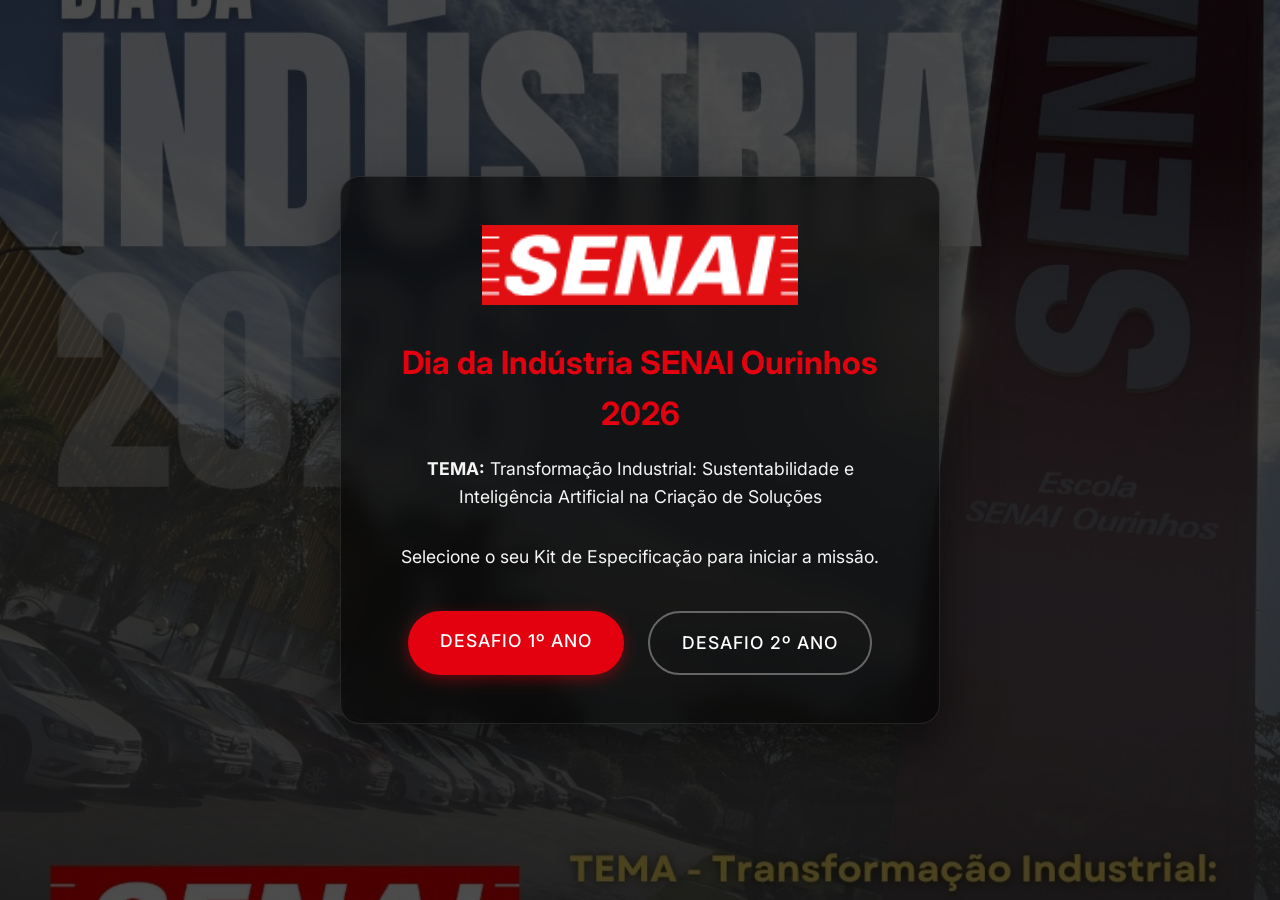
<file: index.html>
<!DOCTYPE html>
<html lang="pt-BR">
<head>
    <meta charset="UTF-8">
    <meta name="viewport" content="width=device-width, initial-scale=1.0">
    <title>Dia da Indústria SENAI 2026</title>
    <link href="https://fonts.googleapis.com/css2?family=Inter:wght@300;500;800&display=swap" rel="stylesheet">
    <link rel="stylesheet" href="style.css">
</head>
<body class="home-body">
    <div class="home-container">
        <div class="logo-senai" style="display: flex; justify-content: center; align-items: center; margin-bottom: 2rem;">
            <img src="assets/senai-logo.png" alt="SENAI" style="height: 80px;">
        </div>
        <h2 class="home-title">Dia da Indústria <span class="highlight">SENAI Ourinhos</span> 2026</h2>
        <p class="home-subtitle" style="margin-bottom: 2rem;"><strong>TEMA:</strong> Transformação Industrial: Sustentabilidade e Inteligência Artificial na Criação de Soluções</p>
        <p class="home-subtitle">Selecione o seu Kit de Especificação para iniciar a missão.</p>
        
        <div class="home-buttons">
            <a href="1-ano.html" class="btn btn-red">Desafio 1º Ano</a>
            <a href="2-ano.html" class="btn btn-dark">Desafio 2º Ano</a>
        </div>
    </div>
</body>
</html>
</file>
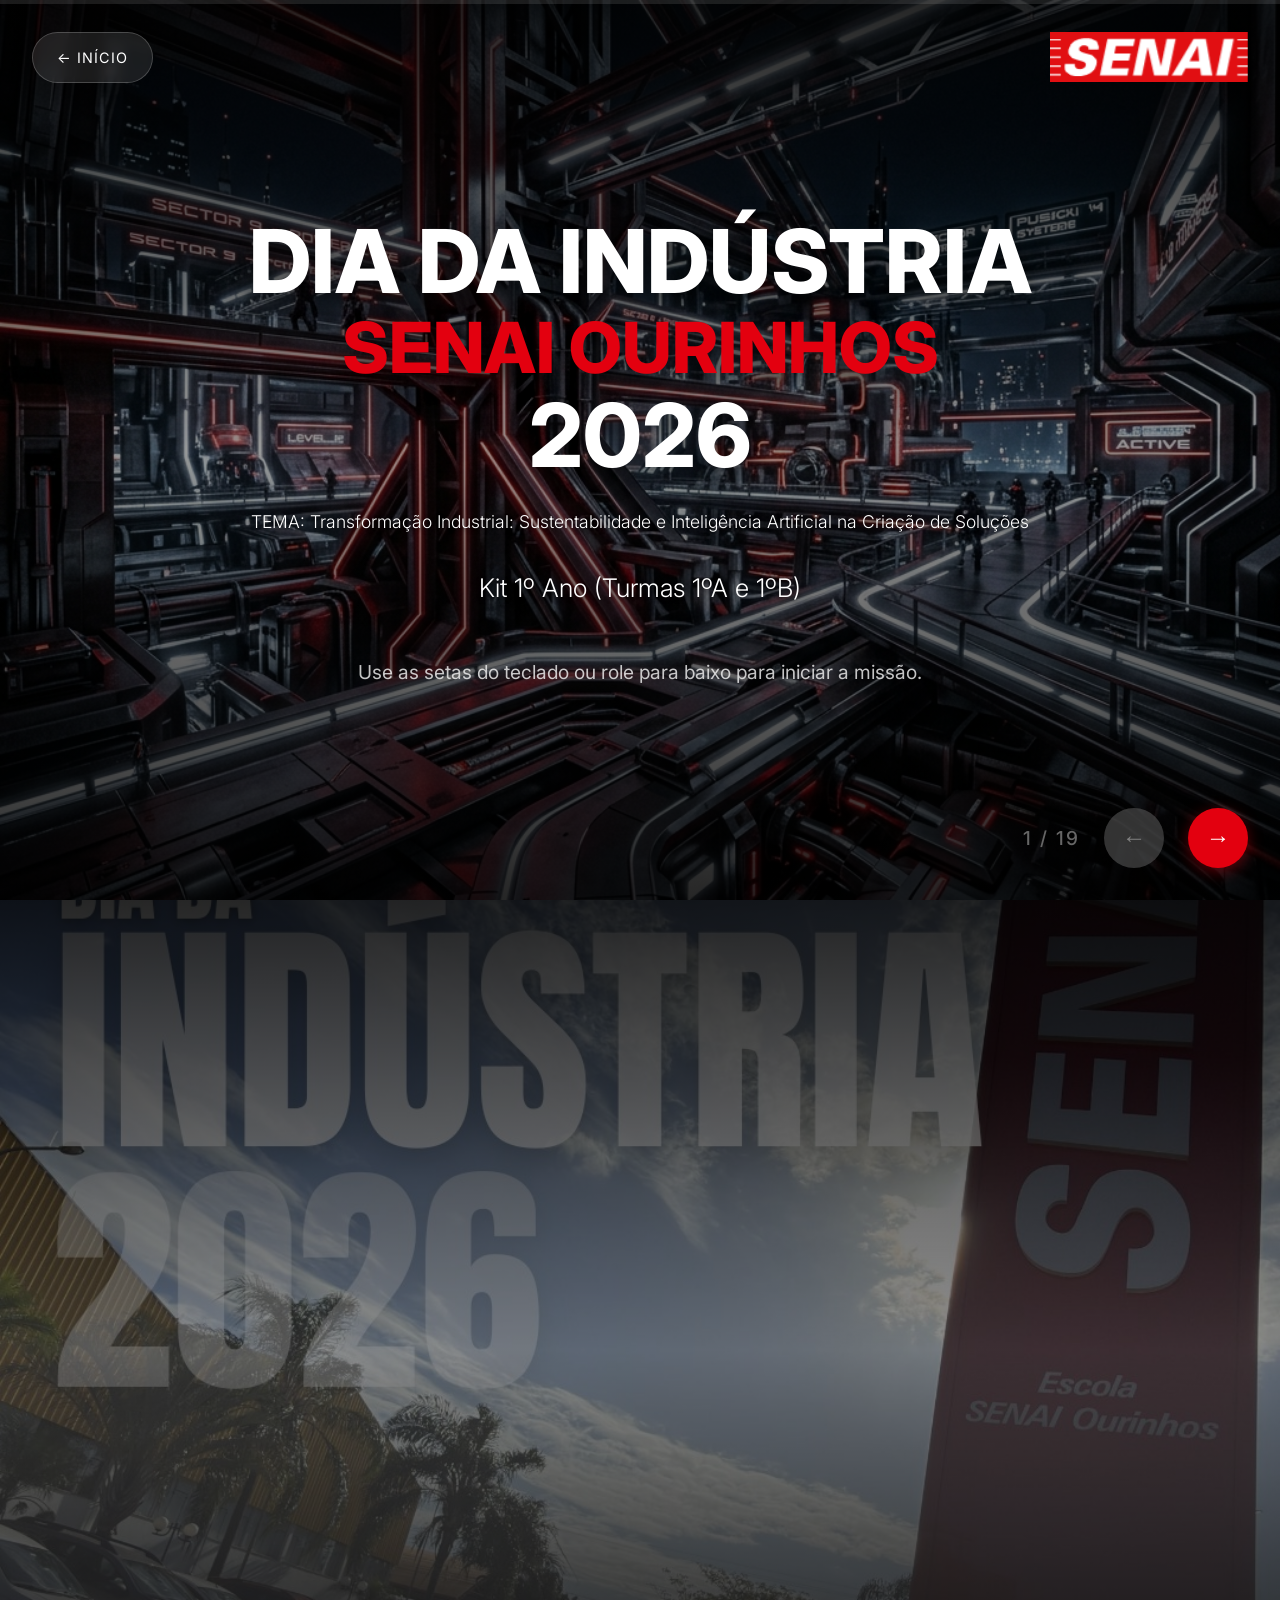
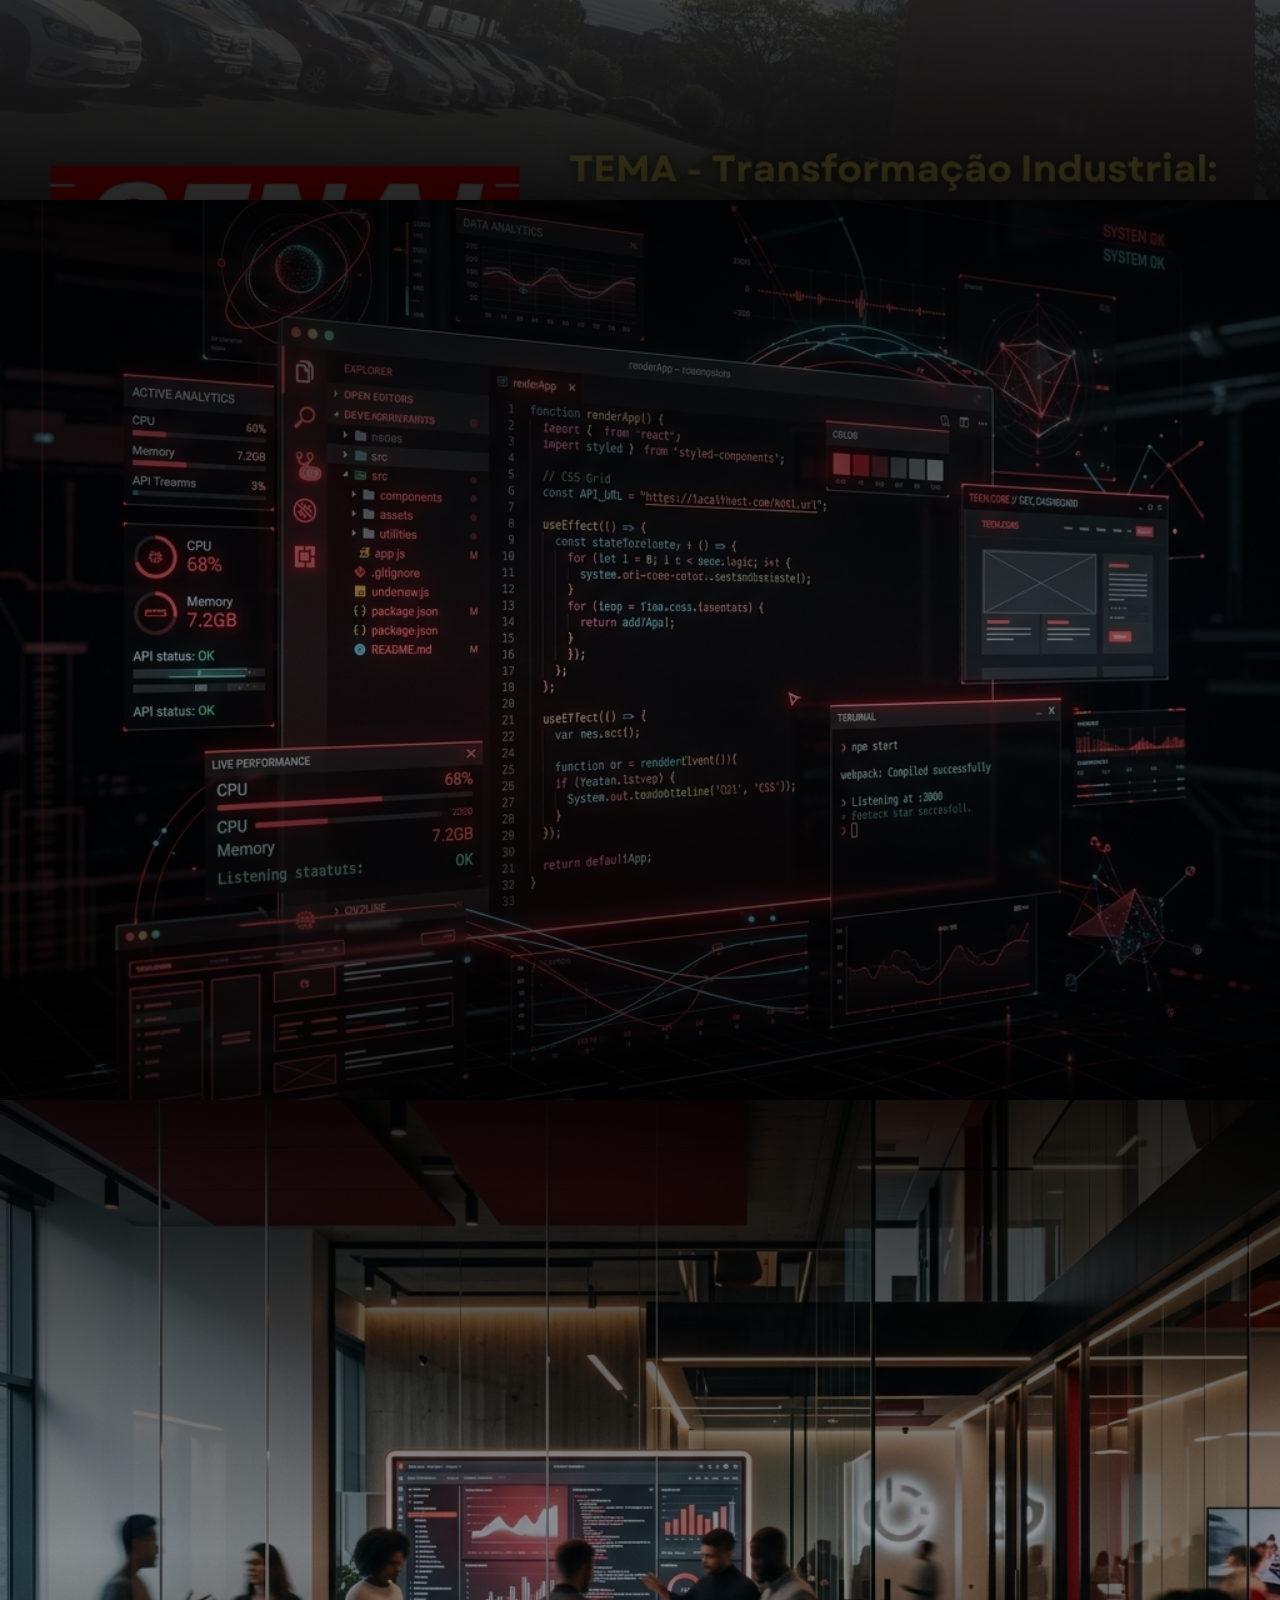
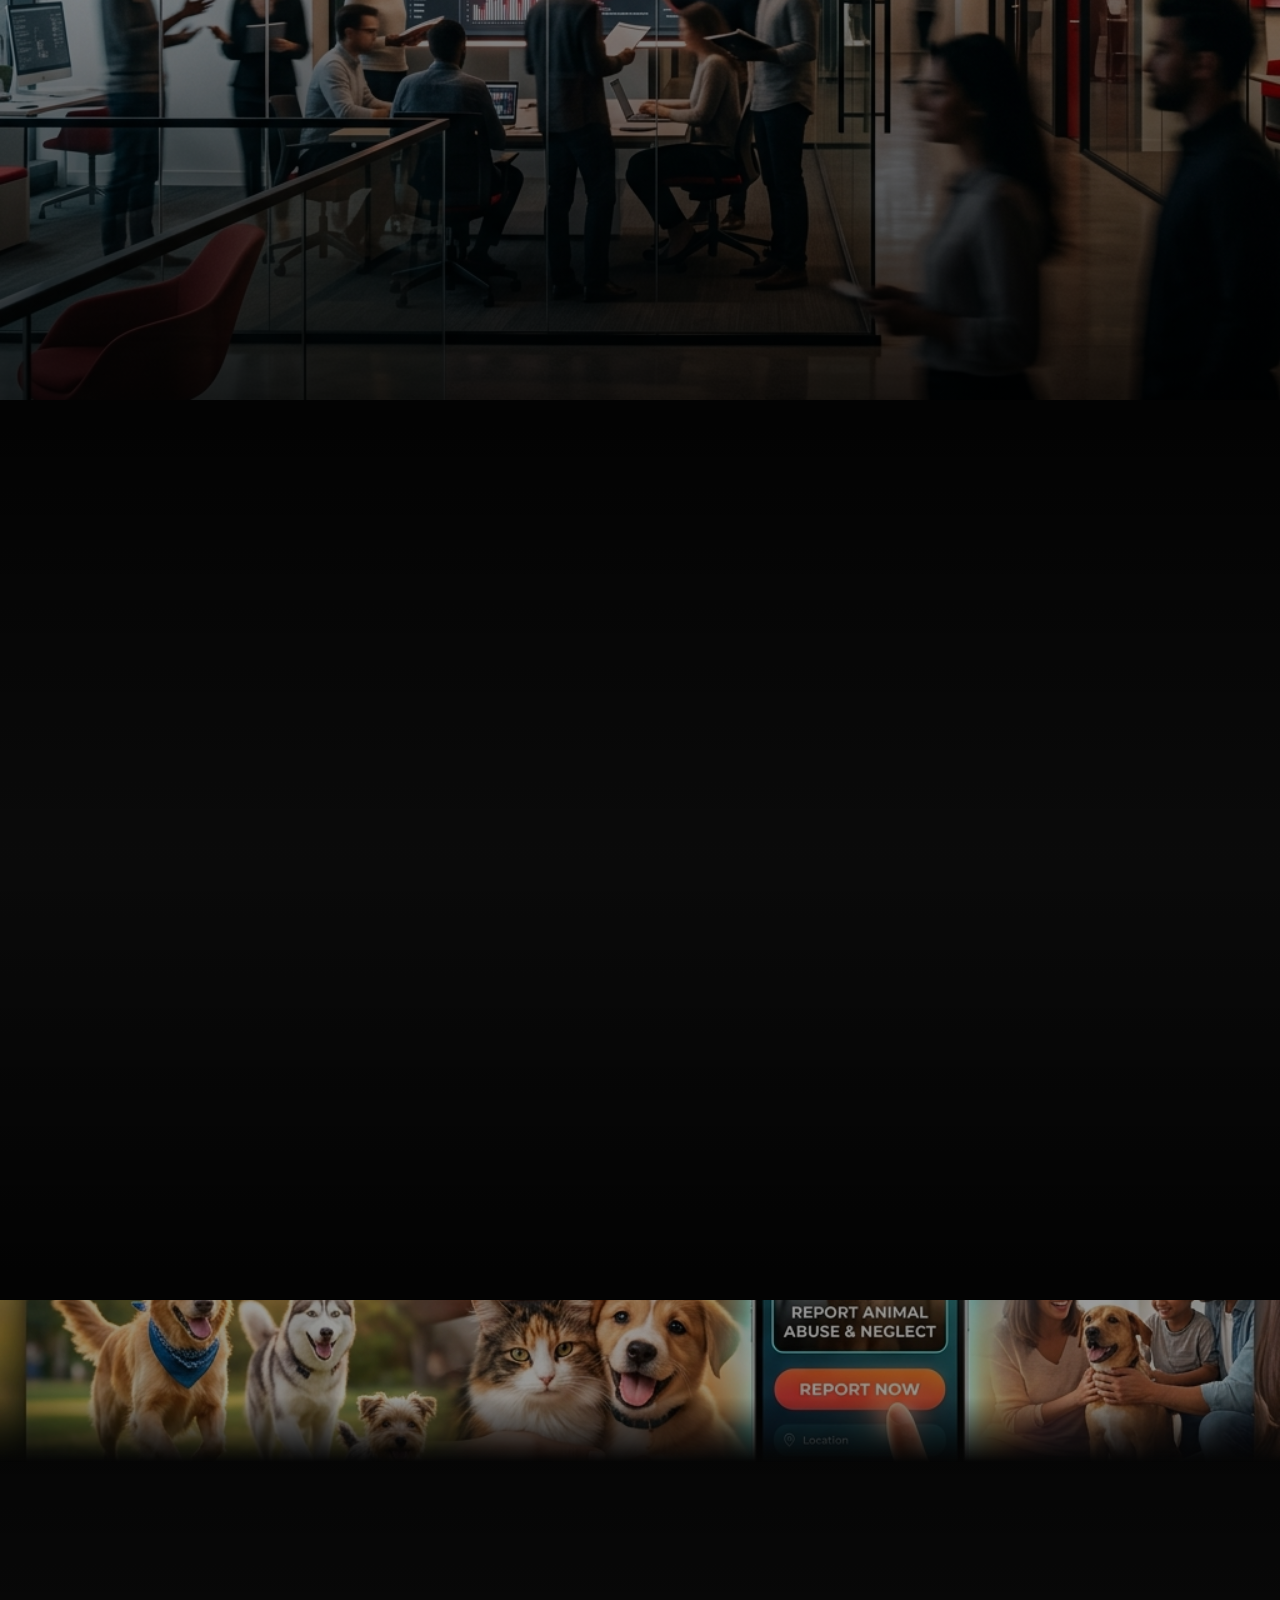
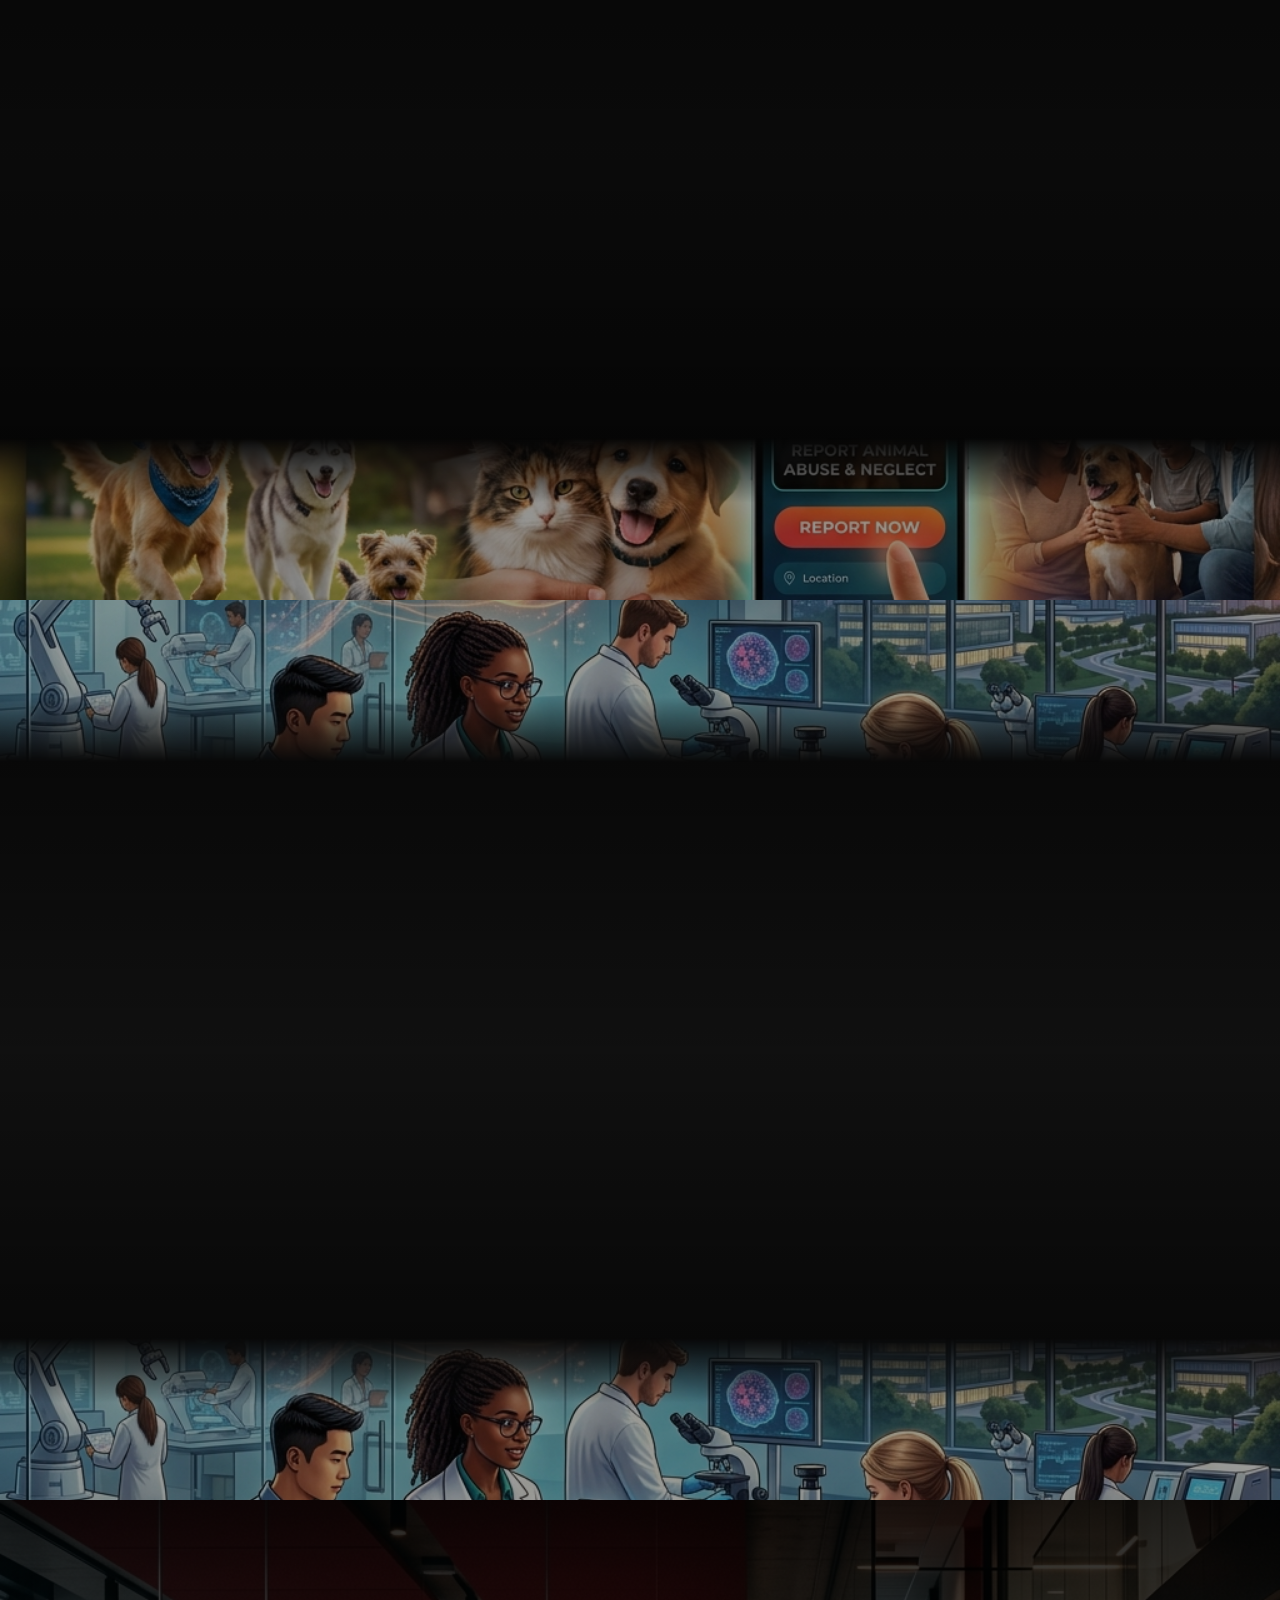
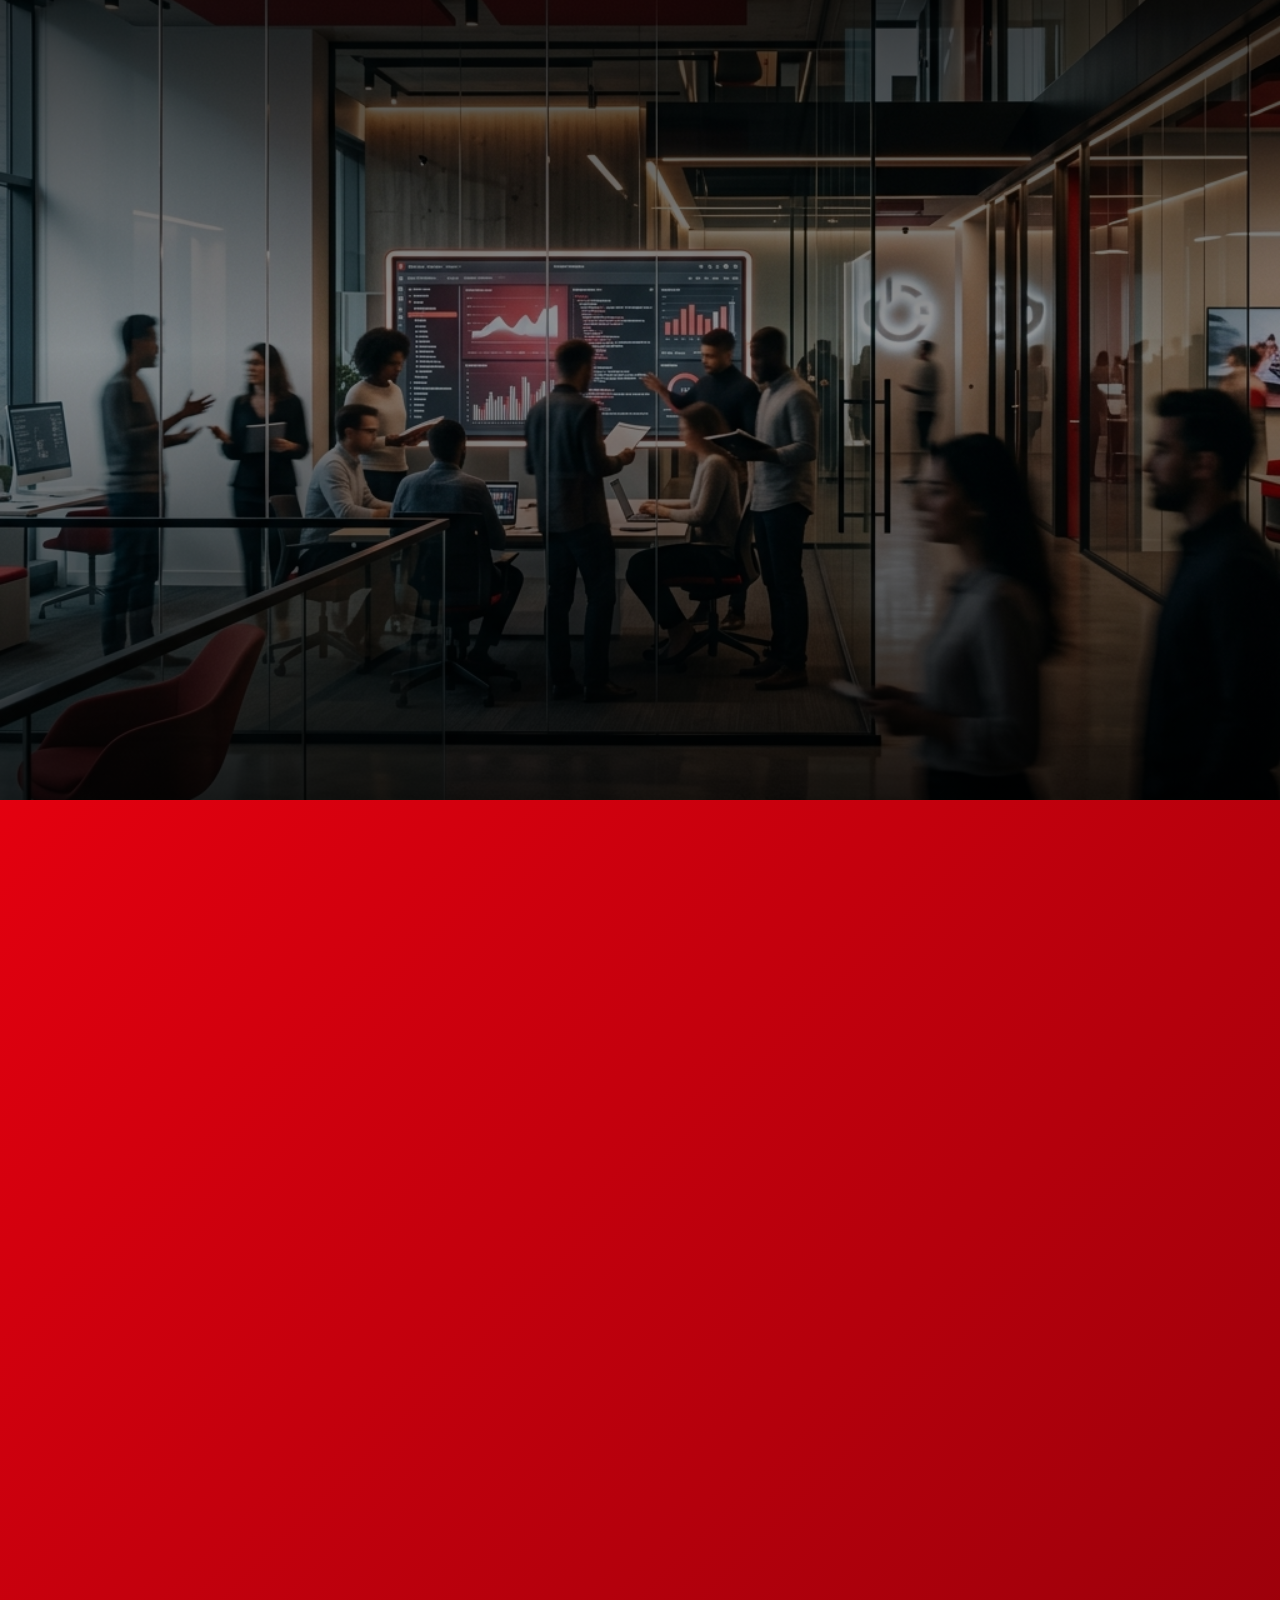
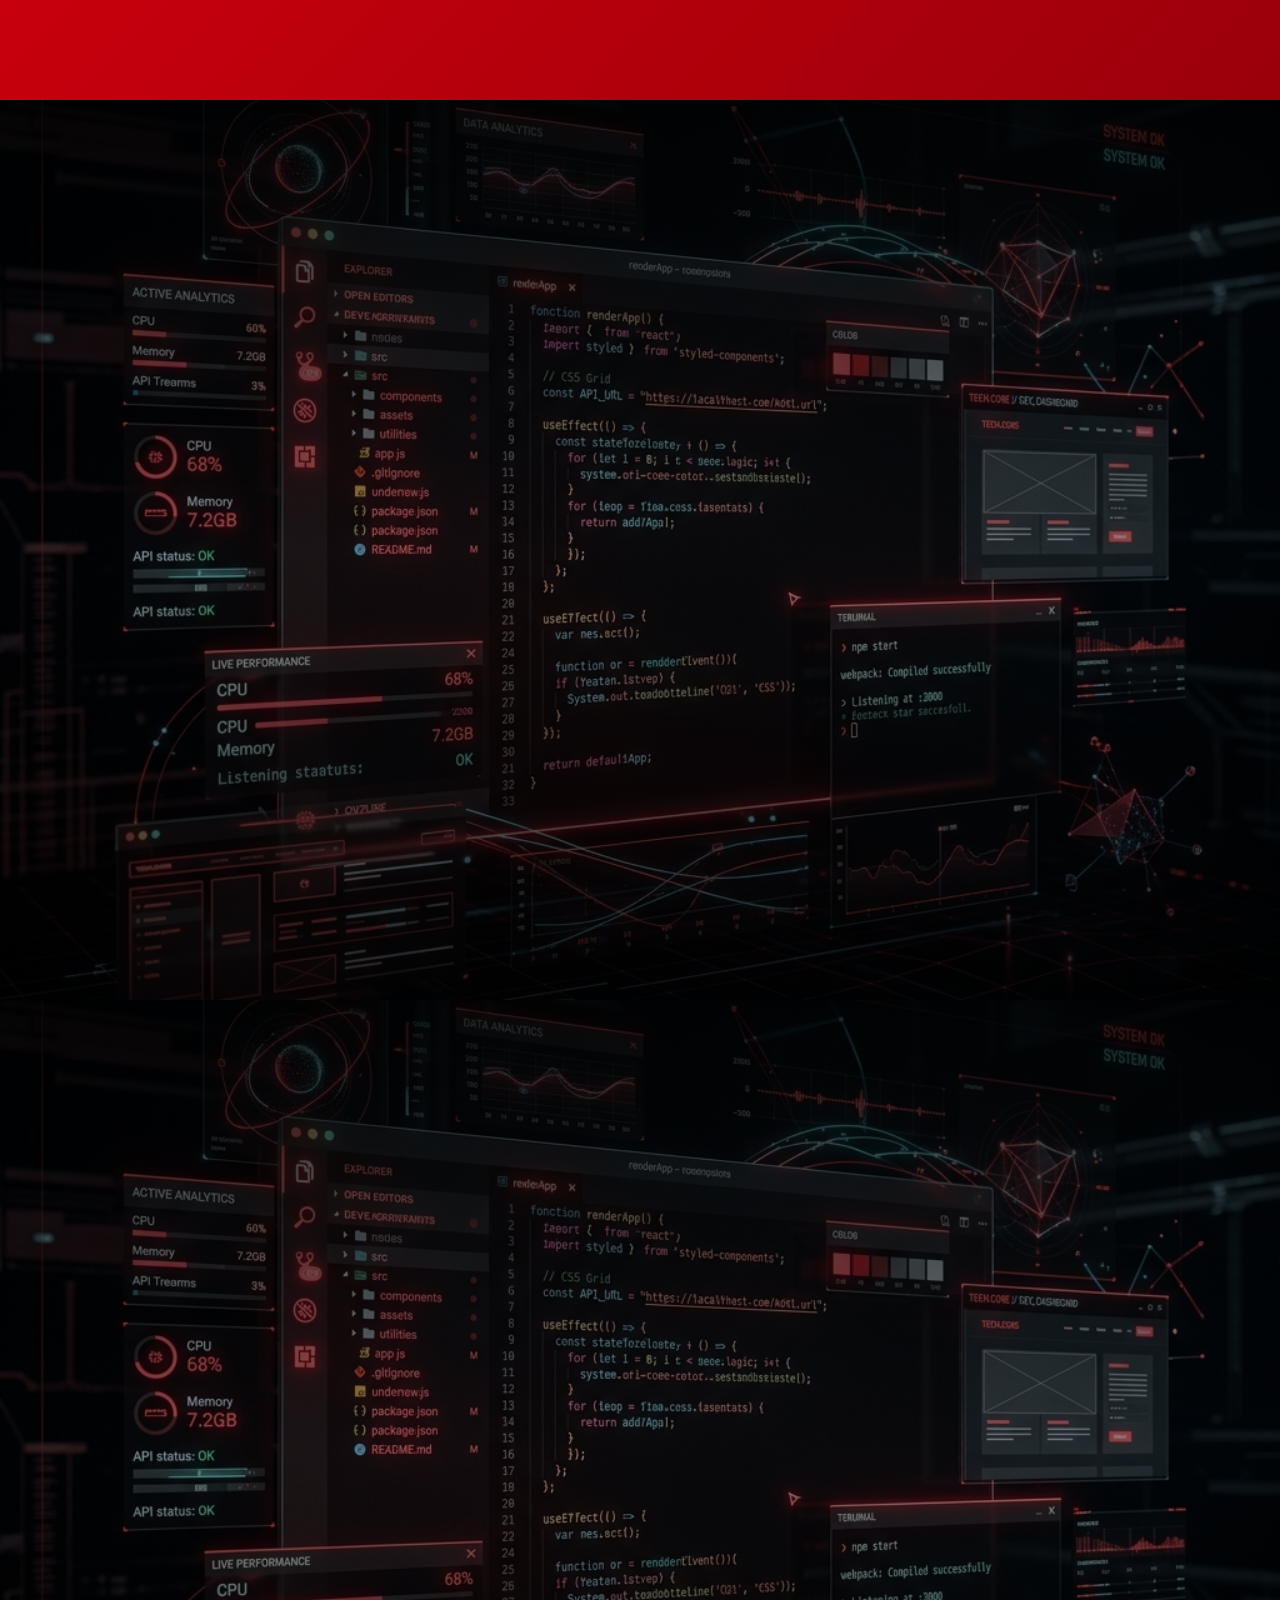
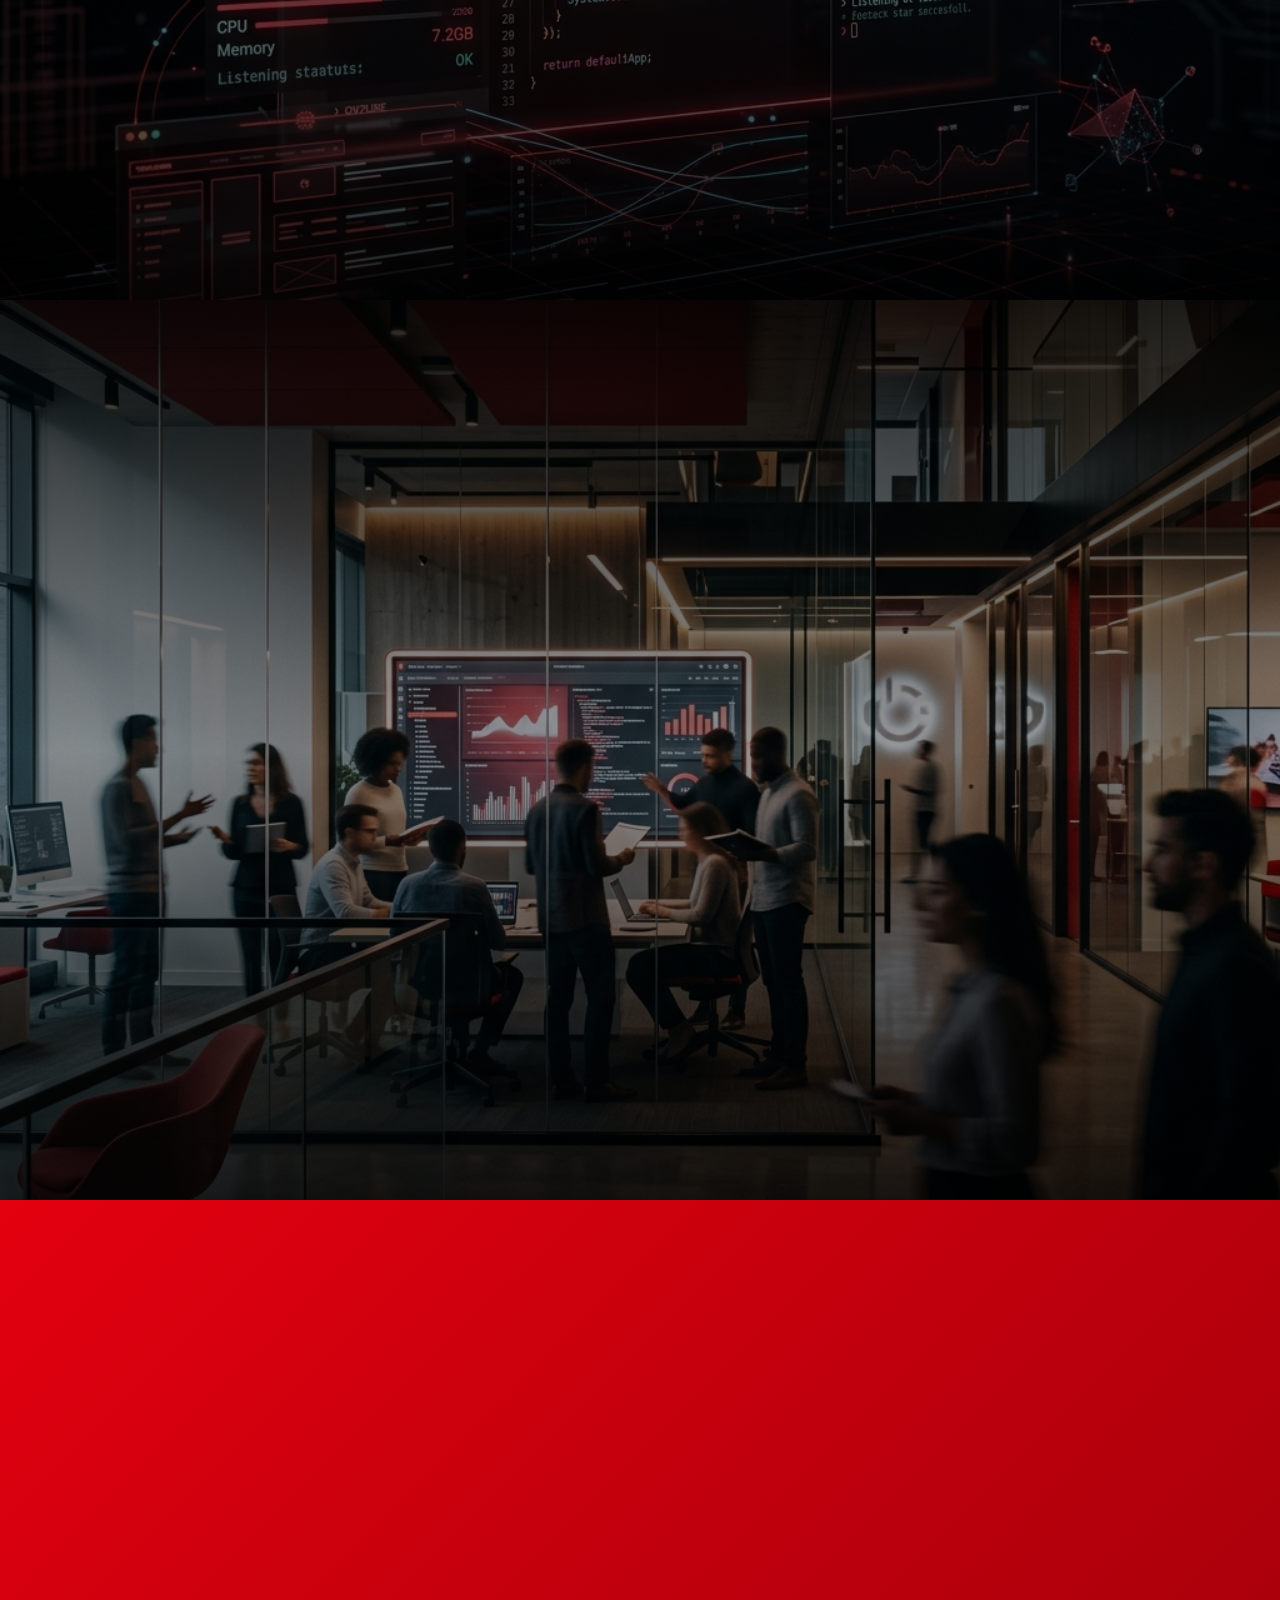
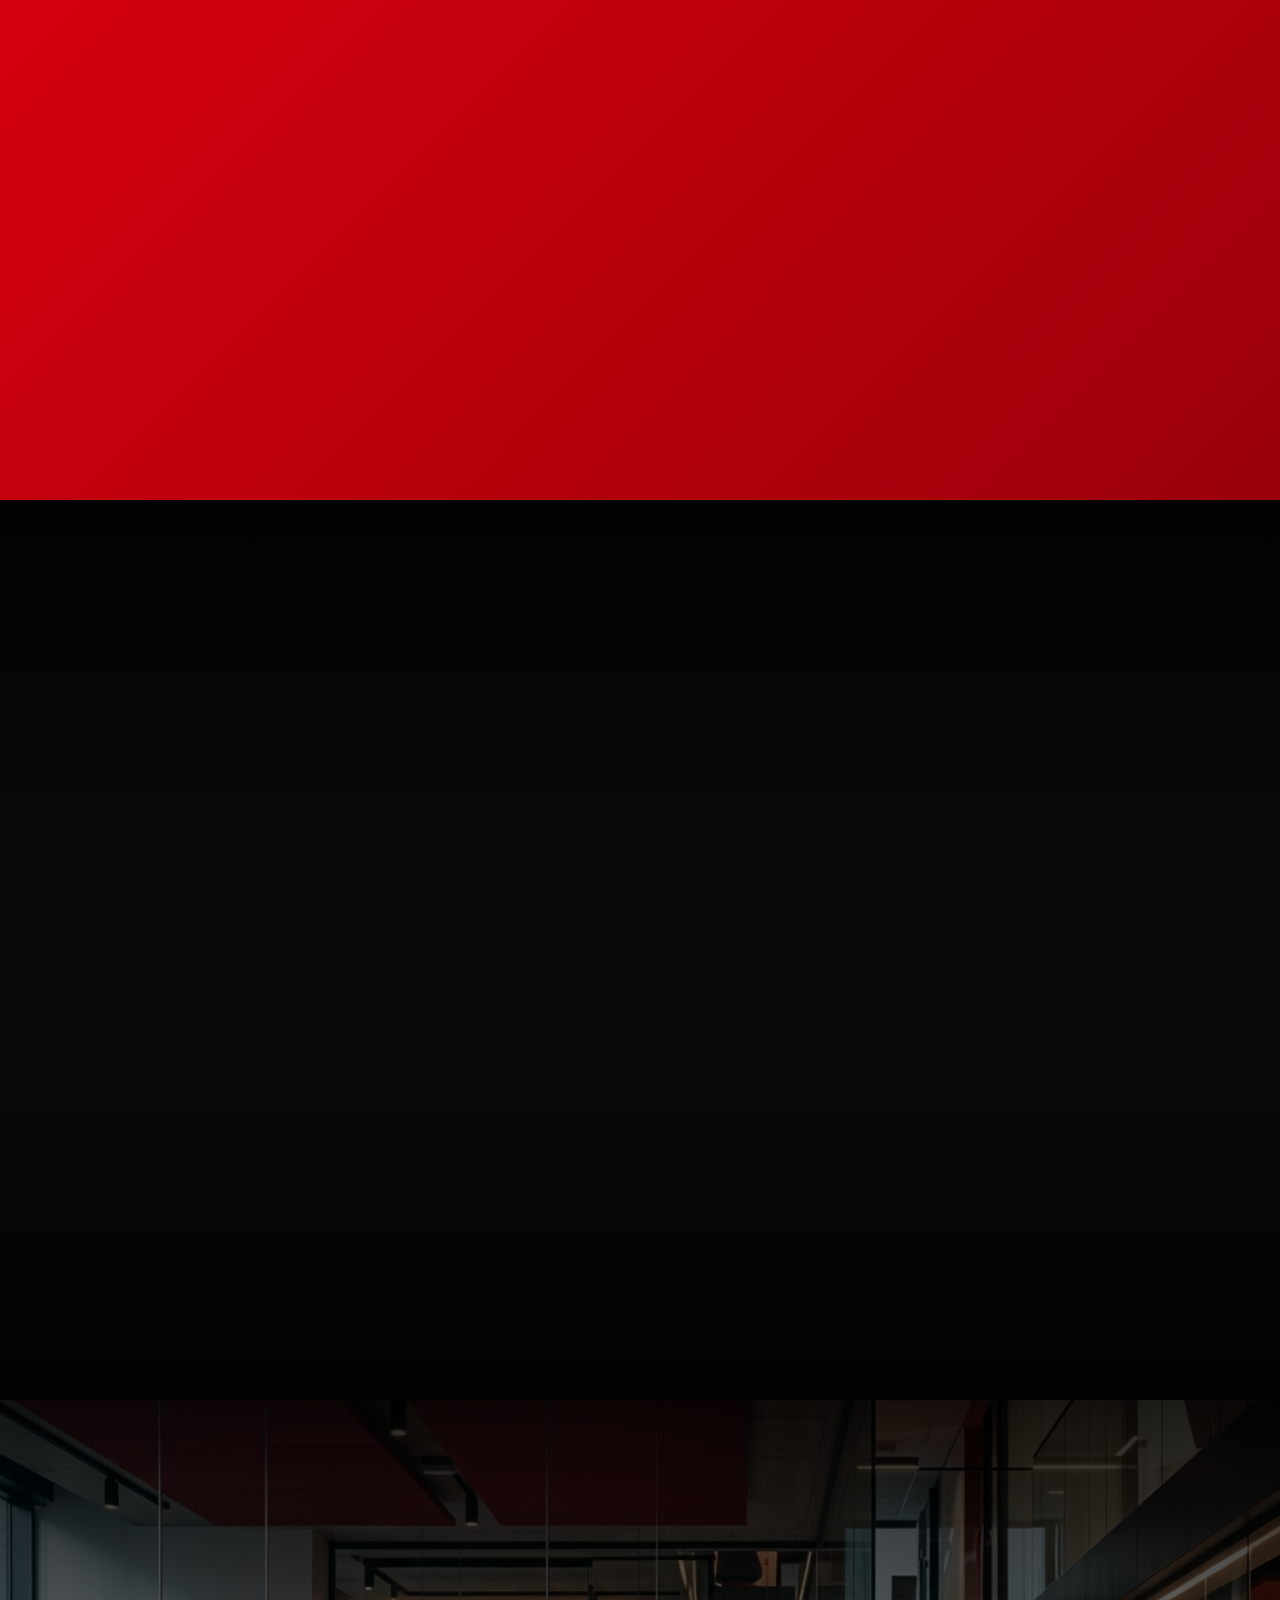
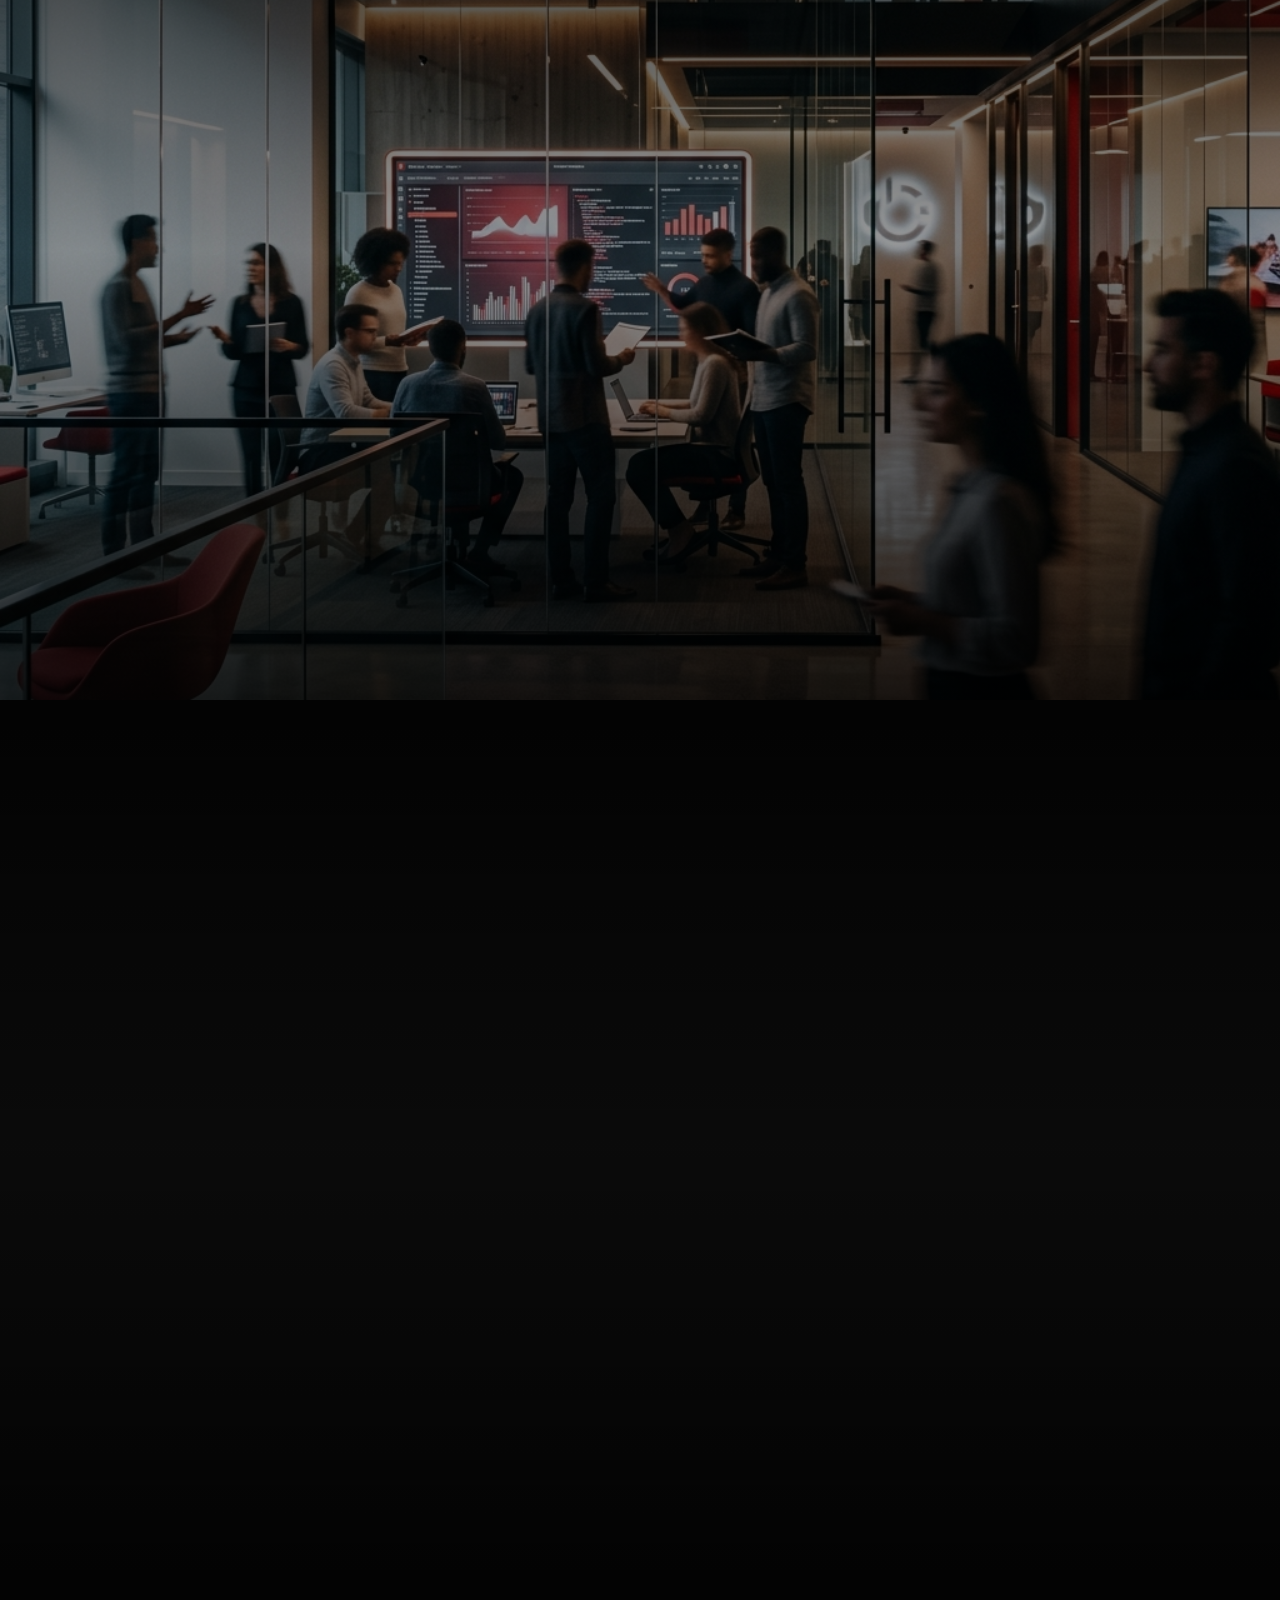
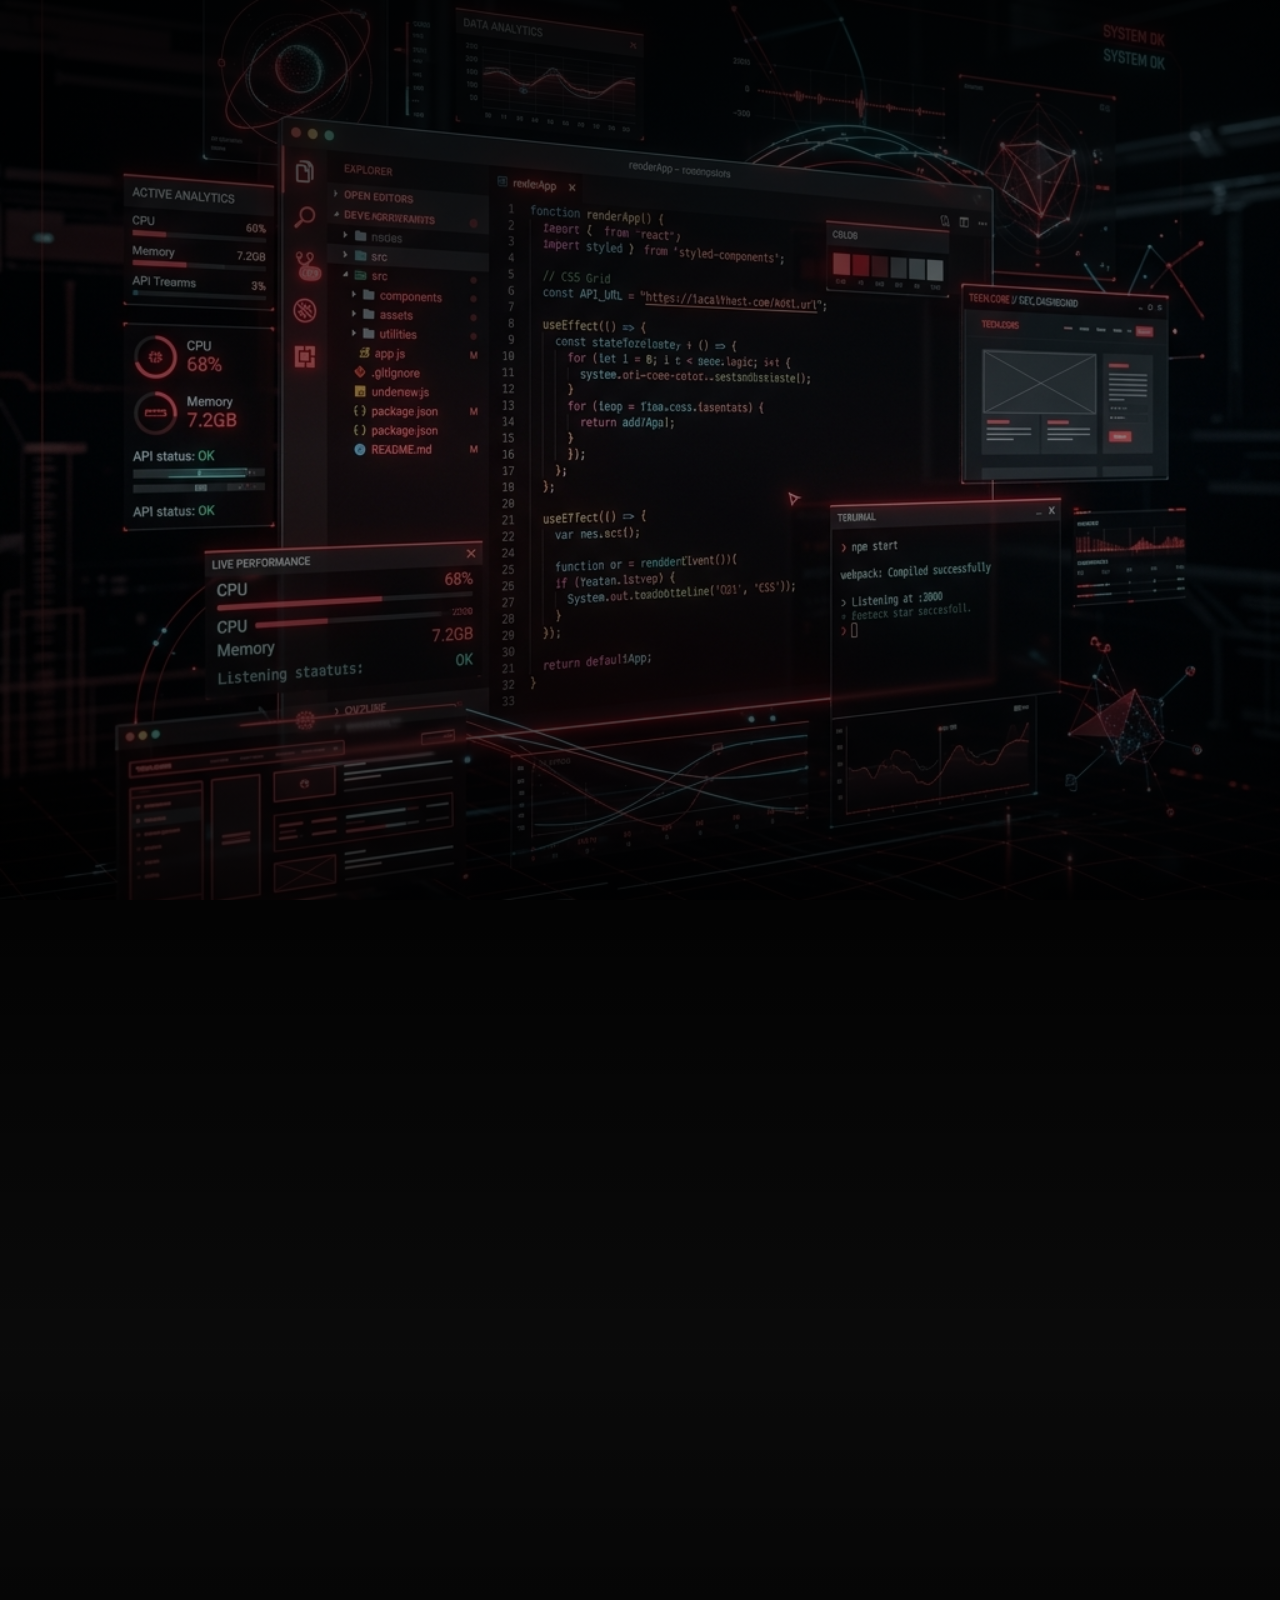
<file: 1-ano.html>
<!DOCTYPE html>
<html lang="pt-BR">
<head>
    <meta charset="UTF-8">
    <meta name="viewport" content="width=device-width, initial-scale=1.0">
    <title>Desafio 1º Ano - SENAI Ourinhos 2026</title>
    <link href="https://fonts.googleapis.com/css2?family=Inter:wght@300;500;800&display=swap" rel="stylesheet">
    <link rel="stylesheet" href="style.css">
</head>
<body>
    <a href="index.html" class="btn-home-float">&#8592; Início</a>

    <img src="assets/senai-logo.png" alt="SENAI" class="logo-top-right">

    <div class="progress-bar-container">
        <div class="progress-bar" id="progress-bar"></div>
    </div>

    <div class="slides-container" id="slides-container">
        <!-- Slide 1: Capa -->
        <div class="slide cover hero-bg">
            <div class="slide-content">
                <h2>Dia da Indústria <span class="highlight">SENAI Ourinhos</span> 2026</h2>
                <p style="font-size: 1.1rem; margin-top: 1rem; color: #fff;">TEMA: Transformação Industrial: Sustentabilidade e Inteligência Artificial na Criação de Soluções</p>
                <p>Kit 1º Ano (Turmas 1ºA e 1ºB)</p>
                <div class="sub-text" style="margin-top: 3rem;">Use as setas do teclado ou role para baixo para iniciar a missão.</div>
            </div>
        </div>

        <!-- Slide 2: O Desafio -->
        <div class="slide poster-bg">
            <div class="slide-content">
                <h2>O Desafio</h2>
                <p>Criar um <strong>protótipo físico ou serviço</strong> que utilize <strong>Inteligência Artificial e Sustentabilidade</strong> para resolver um problema real da indústria.</p>
                <p style="margin-top: 1rem;">O resultado deve ser uma ferramenta funcional que demonstre inovação técnica e responsabilidade ambiental.</p>
            </div>
        </div>

        <!-- Slide 3: O Propósito (SAGA OBRIGATÓRIO) -->
        <div class="slide code-bg">
            <div class="slide-content">
                <h2>O Propósito</h2>
                <div class="card" style="border-color: var(--senai-red); background: rgba(227, 0, 15, 0.1);">
                    <p><strong>É OBRIGATÓRIO:</strong> Buscar demandas reais na plataforma <strong>SAGA SENAI GP Inovação</strong>.</p>
                </div>
                <p style="margin-top: 2rem;">Sua solução deve ser baseada em necessidades verdadeiras mapeadas pela plataforma para garantir relevância no mercado.</p>
            </div>
        </div>

        <!-- Slide 4: A Dinâmica da Turma -->
        <div class="slide team-bg">
            <div class="slide-content">
                <h2>A Dinâmica da Turma</h2>
                <p>Para construir a solução, a turma será dividida em dois grupos principais:</p>
                <div class="card-container">
                    <div class="card">
                        <h3>Grupo Alfa</h3>
                        <p>15 a 16 integrantes</p>
                    </div>
                    <div class="card">
                        <h3>Grupo Beta</h3>
                        <p>15 a 16 integrantes</p>
                    </div>
                </div>
                <p class="sub-text" style="margin-top:2rem;">Cada grupo produzirá o seu próprio produto final completo.</p>
            </div>
        </div>

        <!-- Slide 5: SAGA SENAI -->
        <div class="slide bg-dark">
            <div class="slide-content">
                <img src="assets/saga-senai.png" alt="SAGA SENAI" class="full-slide-logo">
            </div>
        </div>

        <!-- Slide 6: Tema Turma A -->
        <div class="slide bg-dark">
            <div class="theme-bar top" style="background-image: url('assets/tema-1a.png')"></div>
            <div class="slide-content">
                <h2 class="turma-label">Tema - Turma 1ºA</h2>
                <h3 class="tema-title">Apoio Pet</h3>
                <p class="tema-desc">Plataforma para Apoio a Pets para adoção e denúncia de maus tratos.</p>
                <a href="https://plataforma.gpinovacao.senai.br/plataforma/demandas-da-industria/interna/11690" target="_blank" class="external-link">Ver Documentação na Plataforma GP Inovação</a>
            </div>
            <div class="theme-bar bottom" style="background-image: url('assets/tema-1a.png')"></div>
        </div>

        <!-- Slide 7: Tema Turma B -->
        <div class="slide bg-gray">
            <div class="theme-bar top" style="background-image: url('assets/tema-1b.png')"></div>
            <div class="slide-content">
                <h2 class="turma-label">Tema - Turma 1ºB</h2>
                <h3 class="tema-title">Gestão Laboratorial</h3>
                <p class="tema-desc">Estratégia de Reposicionamento de Marca para Atração de Jovens Talentos no Segmento de Soluções.</p>
                <a href="https://plataforma.gpinovacao.senai.br/plataforma/demandas-da-industria/interna/11993" target="_blank" class="external-link">Ver Documentação na Plataforma GP Inovação</a>
            </div>
            <div class="theme-bar bottom" style="background-image: url('assets/tema-1b.png')"></div>
        </div>

        <!-- Slide 8: Formação dos Times -->
        <div class="slide team-bg">
            <div class="slide-content">
                <h2>Escolha seu Caminho</h2>
                <p>A formação dos grupos ocorrerá através da sua escolha profissional. Existem três categorias:</p>
                <div class="card-container">
                    <div class="card">
                        <h3>Analista de Requisitos</h3>
                    </div>
                    <div class="card">
                        <h3>Desenvolvedor</h3>
                    </div>
                    <div class="card">
                        <h3>Analista de Marketing</h3>
                    </div>
                </div>
            </div>
        </div>

        <!-- Slide 9: As Vagas e Divisão -->
        <div class="slide bg-red">
            <div class="slide-content">
                <h2>Como as vagas são distribuídas?</h2>
                <p>Teremos aproximadamente <strong>10 alunos</strong> em cada categoria profissional.</p>
                <p style="margin-top: 1rem;">Esses 10 alunos se dividirão em dois subgrupos de 5. <br>Por fim, os professores definirão qual subgrupo vai para o <strong>Alfa</strong> e qual vai para o <strong>Beta</strong>.</p>
            </div>
        </div>

        <!-- Slide 10: Missão Parte 1 -->
        <div class="slide code-bg">
            <div class="slide-content">
                <h2>Missão: <br>Analistas de Requisitos</h2>
                <p>Entregar o <strong>Documento de Requisitos</strong> conforme modelo padrão.</p>
                <div class="card-container">
                    <div class="card">
                        <p>O foco deve estar nas seções de: Requisitos Funcionais, Requisitos Não-Funcionais e Regras de Negócios.</p>
                    </div>
                </div>
            </div>
        </div>

        <!-- Slide 11: Missão Parte 2 -->
        <div class="slide code-bg">
            <div class="slide-content">
                <h2>Missão: <br>Desenvolvedores (Lógica)</h2>
                <p>Entregar um <strong>Protótipo de Alta Fidelidade no Figma</strong> contendo todas as interações e navegações.</p>
                <div class="card-container">
                    <div class="card">
                        <p>É fundamental o alinhamento com a equipe de Requisitos e Marketing para atender as necessidades e a identidade visual.</p>
                    </div>
                </div>
            </div>
        </div>

        <!-- Slide 12: Missão Parte 3 -->
        <div class="slide team-bg">
            <div class="slide-content">
                <h2>Missão: <br>Analistas de Marketing</h2>
                <p>Construir o <strong>Plano de Marketing e Apresentação do Pitch</strong>.</p>
                <div class="card-container">
                    <div class="card">
                        <p>Vocês definirão: Logotipo, paleta de cores, fontes, e criarão as peças de divulgação para LinkedIn e Instagram para vender a solução!</p>
                    </div>
                </div>
            </div>
        </div>

        <!-- Slide 13: O Confronto -->
        <div class="slide bg-red">
            <div class="slide-content">
                <h2>O Pitch Inicial</h2>
                <p>Na data de integração, o <strong>Grupo Alfa</strong> e o <strong>Grupo Beta</strong> terão cada um <strong>15 minutos</strong> para apresentar o Pitch de sua solução desenvolvida.</p>
            </div>
        </div>

        <!-- Slide 14: A Escolha -->
        <div class="slide bg-dark">
            <div class="slide-content">
                <h2>A Escolha das Melhores Partes</h2>
                <p>Os professores avaliarão as apresentações e selecionarão, por categoria profissional, as entregas que tiveram a melhor performance e qualidade.</p>
            </div>
        </div>

        <!-- Slide 15: Grupo Dev -->
        <div class="slide team-bg">
            <div class="slide-content">
                <h2>A União: Grupo Dev</h2>
                <p>Após a eleição, os grupos Alfa e Beta se unem para formar o <strong>Grupo Dev</strong> (a turma inteira).</p>
                <p>A missão agora é unificar e consolidar o produto final juntando as melhores partes para construir o <strong>Pitch Unificado</strong>.</p>
            </div>
        </div>

        <!-- Slide: O Dia da Indústria -->
        <div class="slide bg-dark">
            <div class="slide-content">
                <h2>O Dia da Indústria</h2>
                <p><strong>Grande Pitch: 27/05/2026</strong></p>
                <div class="card" style="background: rgba(255,255,255,0.05); border-left: 5px solid var(--senai-red);">
                    <p>Neste dia, a classe inteira participará da apresentação para as outras turmas do SENAI.</p>
                    <p style="margin-top: 1rem;"><strong>Dinâmica:</strong> Todos participam da escala de apresentação, revezando os integrantes para que todos tenham a oportunidade de apresentar e também de visitar os projetos das outras turmas.</p>
                </div>
            </div>
        </div>

        <!-- Slide: Pilares da Solução -->
        <div class="slide code-bg">
            <div class="slide-content">
                <h2>Foco na Solução</h2>
                <p>Lembrem-se: o cerne do projeto deve estar alinhado com os objetivos globais do evento:</p>
                <div class="card-container" style="margin-top: 2rem;">
                    <div class="card" style="border-color: #00ff88;">
                        <h3 style="color: #00ff88;">Sustentabilidade</h3>
                        <p>Processos limpos, economia circular e impacto ambiental positivo.</p>
                    </div>
                    <div class="card" style="border-color: #00d4ff;">
                        <h3 style="color: #00d4ff;">Inteligência Artificial</h3>
                        <p>Uso estratégico de IA para otimização, predição ou automação inteligente.</p>
                    </div>
                </div>
                <p style="margin-top: 2rem; font-weight: 500;">Estes dois pilares serão os critérios de avaliação com maior peso!</p>
            </div>
        </div>

        <!-- Slide 16: Cronograma e Avaliação -->
        <div class="slide bg-dark">
            <div class="slide-content">
                <h2>Cronograma do Evento</h2>
                <p style="margin-bottom: 2rem;"><strong>Dia da Indústria 2026: 26/05/2026 e 27/05/2026</strong> <br> Atividades práticas: Manhã (8h-11h) e Tarde (14h-17h)</p>
                <div class="timeline-group">
                    <h2 class="timeline-label">1ºA</h2>
                    <div class="timeline">
                        <div class="timeline-item">
                            <div class="timeline-dot">06</div>
                            <div class="timeline-content"><h4>06/05</h4><p>Kickoff e Escopo</p></div>
                        </div>
                        <div class="timeline-item">
                            <div class="timeline-dot">07</div>
                            <div class="timeline-content"><h4>07/05</h4><p>Design, Docs e Prototipação</p></div>
                        </div>
                        <div class="timeline-item">
                            <div class="timeline-dot">13</div>
                            <div class="timeline-content"><h4>13/05</h4><p>Design, Docs e Prototipação</p></div>
                        </div>
                        <div class="timeline-item">
                            <div class="timeline-dot">14</div>
                            <div class="timeline-content"><h4>14/05</h4><p>Pitches, Votação e Integração</p></div>
                        </div>
                        <div class="timeline-item">
                            <div class="timeline-dot">27</div>
                            <div class="timeline-content"><h4>27/05</h4><p>Dia da Indústria - Grande Pitch</p></div>
                        </div>
                    </div>
                </div>

                <div class="timeline-group">
                    <h2 class="timeline-label">1ºB</h2>
                    <div class="timeline">
                        <div class="timeline-item">
                            <div class="timeline-dot">06</div>
                            <div class="timeline-content"><h4>06/05</h4><p>Kickoff e Escopo</p></div>
                        </div>
                        <div class="timeline-item">
                            <div class="timeline-dot">08</div>
                            <div class="timeline-content"><h4>08/05</h4><p>Design, Docs e Prototipação</p></div>
                        </div>
                        <div class="timeline-item">
                            <div class="timeline-dot">13</div>
                            <div class="timeline-content"><h4>13/05</h4><p>Design, Docs e Prototipação</p></div>
                        </div>
                        <div class="timeline-item">
                            <div class="timeline-dot">15</div>
                            <div class="timeline-content"><h4>15/05</h4><p>Pitches, Votação e Integração</p></div>
                        </div>
                        <div class="timeline-item">
                            <div class="timeline-dot">27</div>
                            <div class="timeline-content"><h4>27/05</h4><p>Dia da Indústria - Grande Pitch</p></div>
                        </div>
                    </div>
                </div>
            </div>
        </div>

        <!-- Slide 17: Download -->
        <div class="slide cover bg-dark">
            <div class="slide-content">
                <h2>Pronto para Começar?</h2>
                <p>Baixe agora a especificação completa em PDF para não perder nenhum detalhe.</p>
                <div class="card-container" style="margin-top: 3rem;">
                    <a href="Especificação 1ºAno.pdf" download class="btn btn-red btn-pulse" style="padding: 1.5rem 3rem;">Baixar PDF Especificação</a>
                    <a href="Modelo Documento de Requisitos.docx" download class="btn btn-dark" style="padding: 1.5rem 3rem;">Baixar Modelo Requisitos (.docx)</a>
                </div>
            </div>
        </div>

    </div>

    <!-- Controls -->
    <div class="controls">
        <span class="slide-counter" id="slide-counter">1 / 19</span>
        <button class="btn-nav" id="btn-prev" disabled>&#8592;</button>
        <button class="btn-nav btn-pulse" id="btn-next">&#8594;</button>
    </div>

    <script src="script.js"></script>
</body>
</html>
</file>
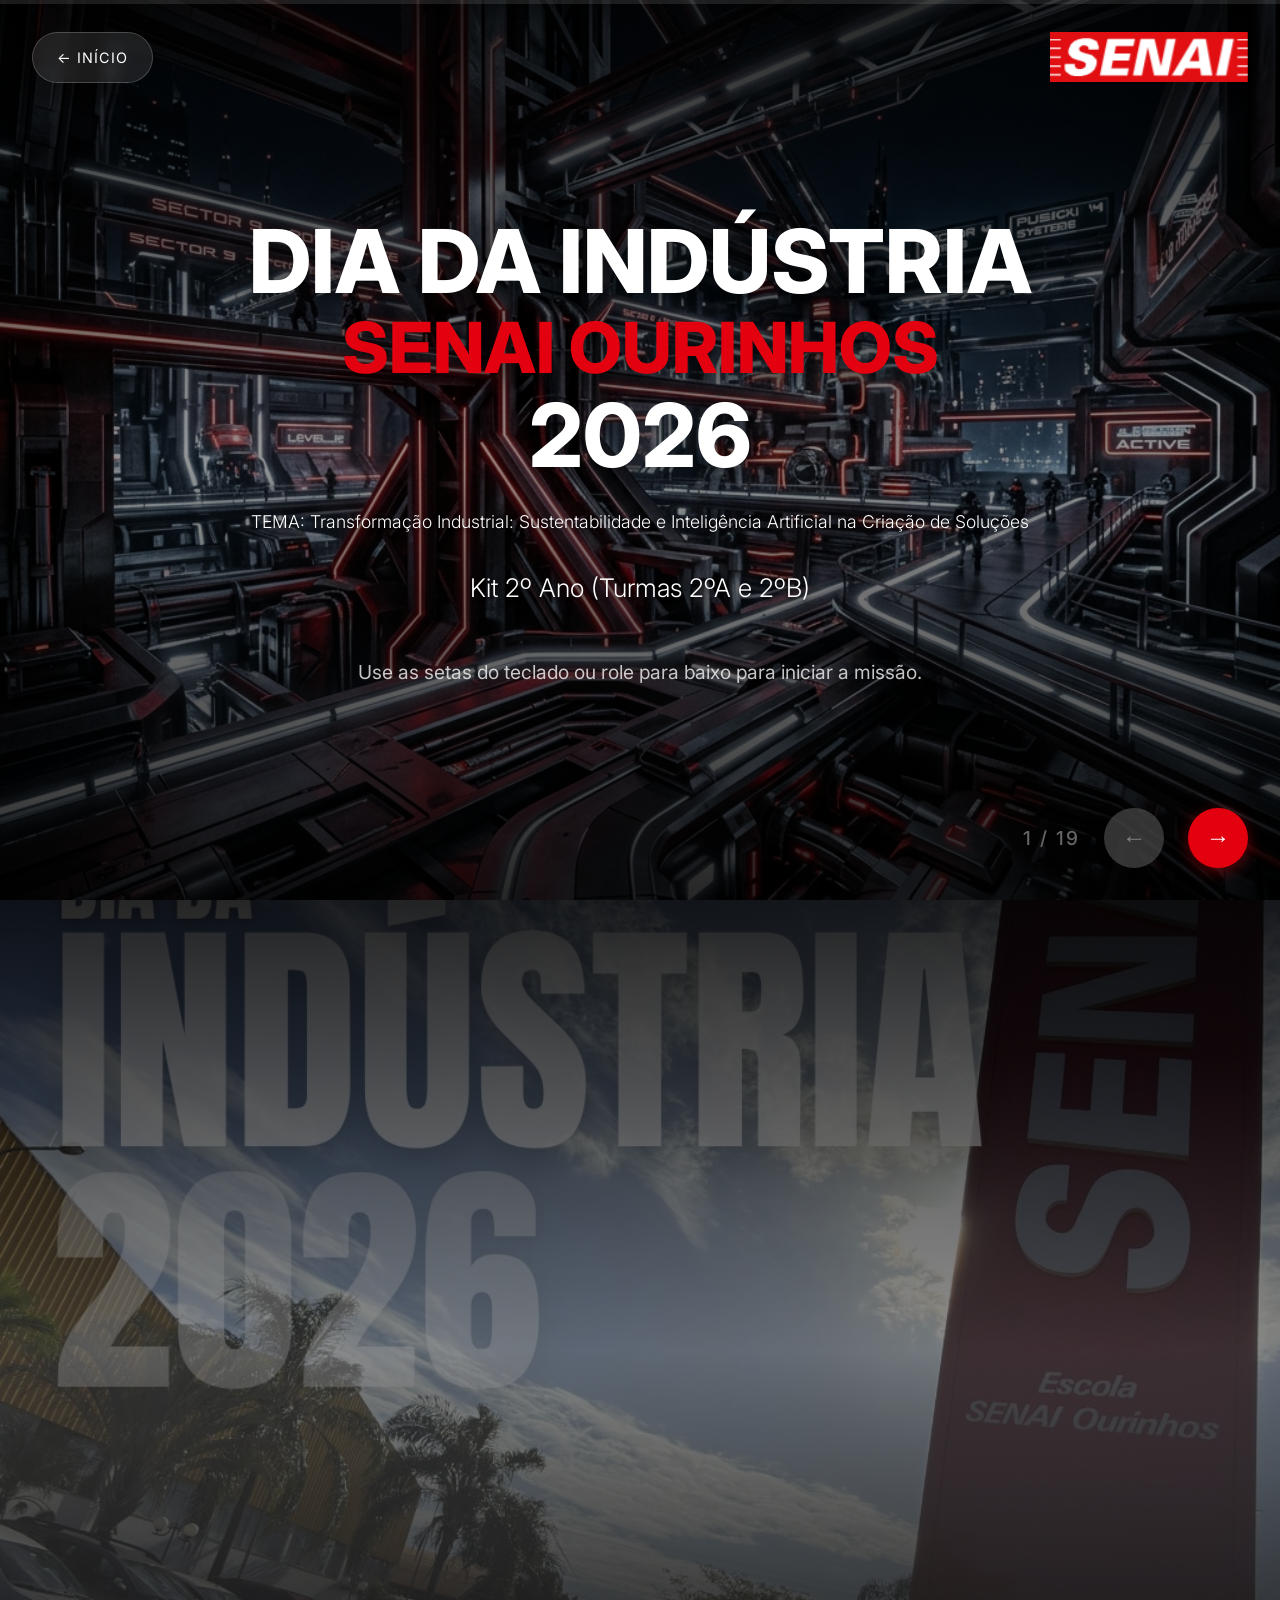
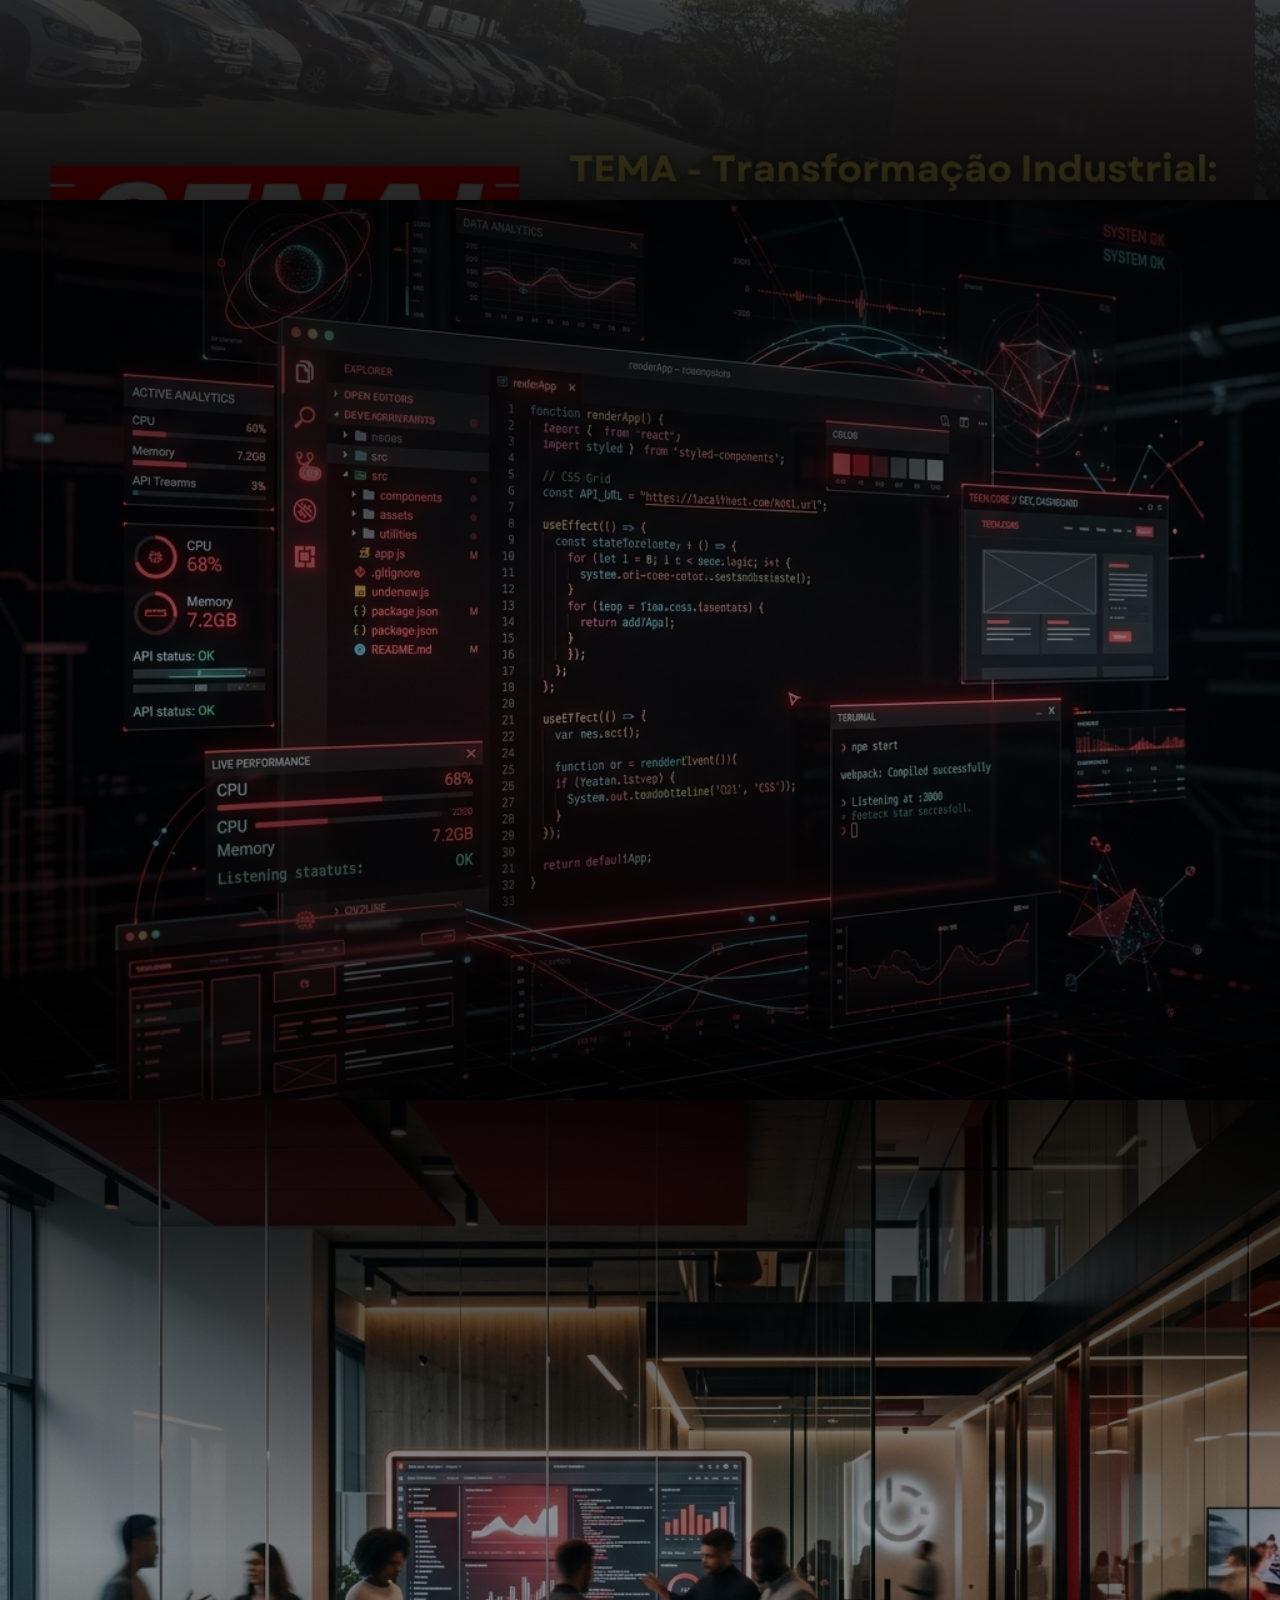
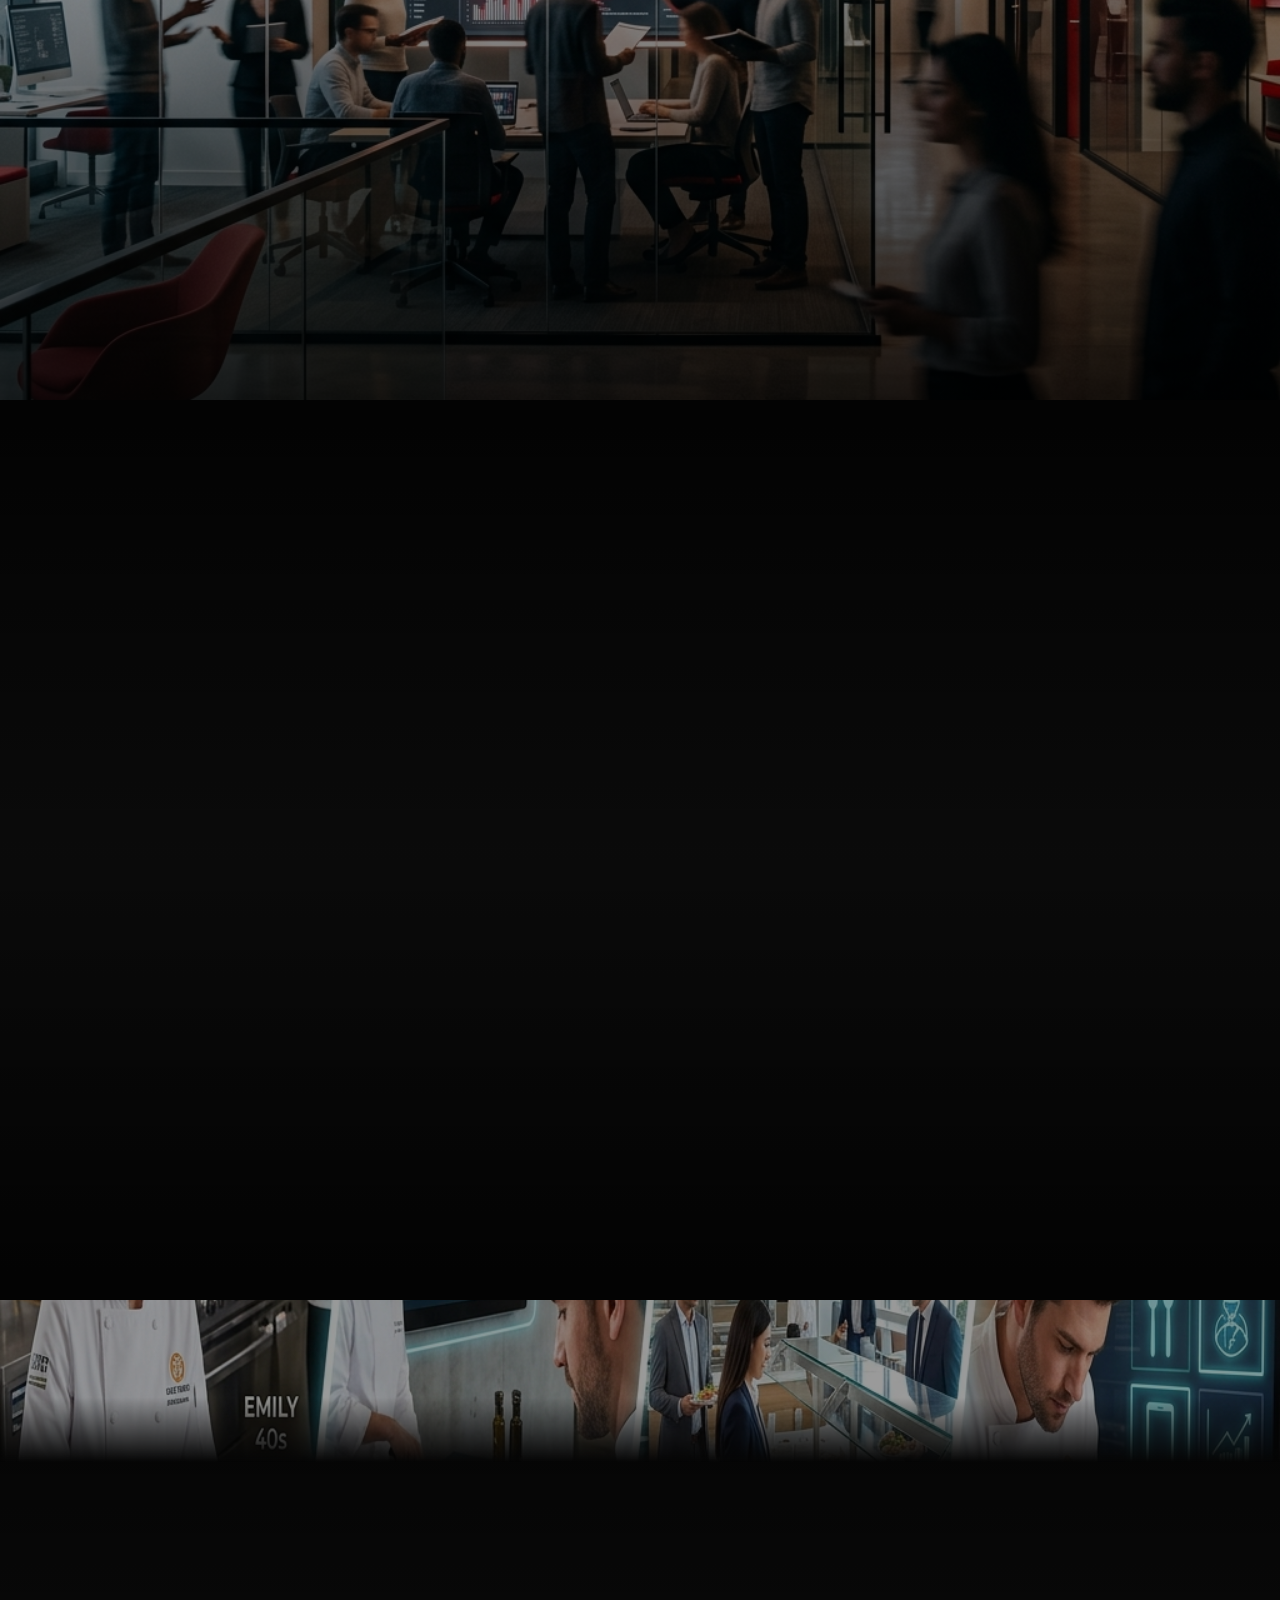
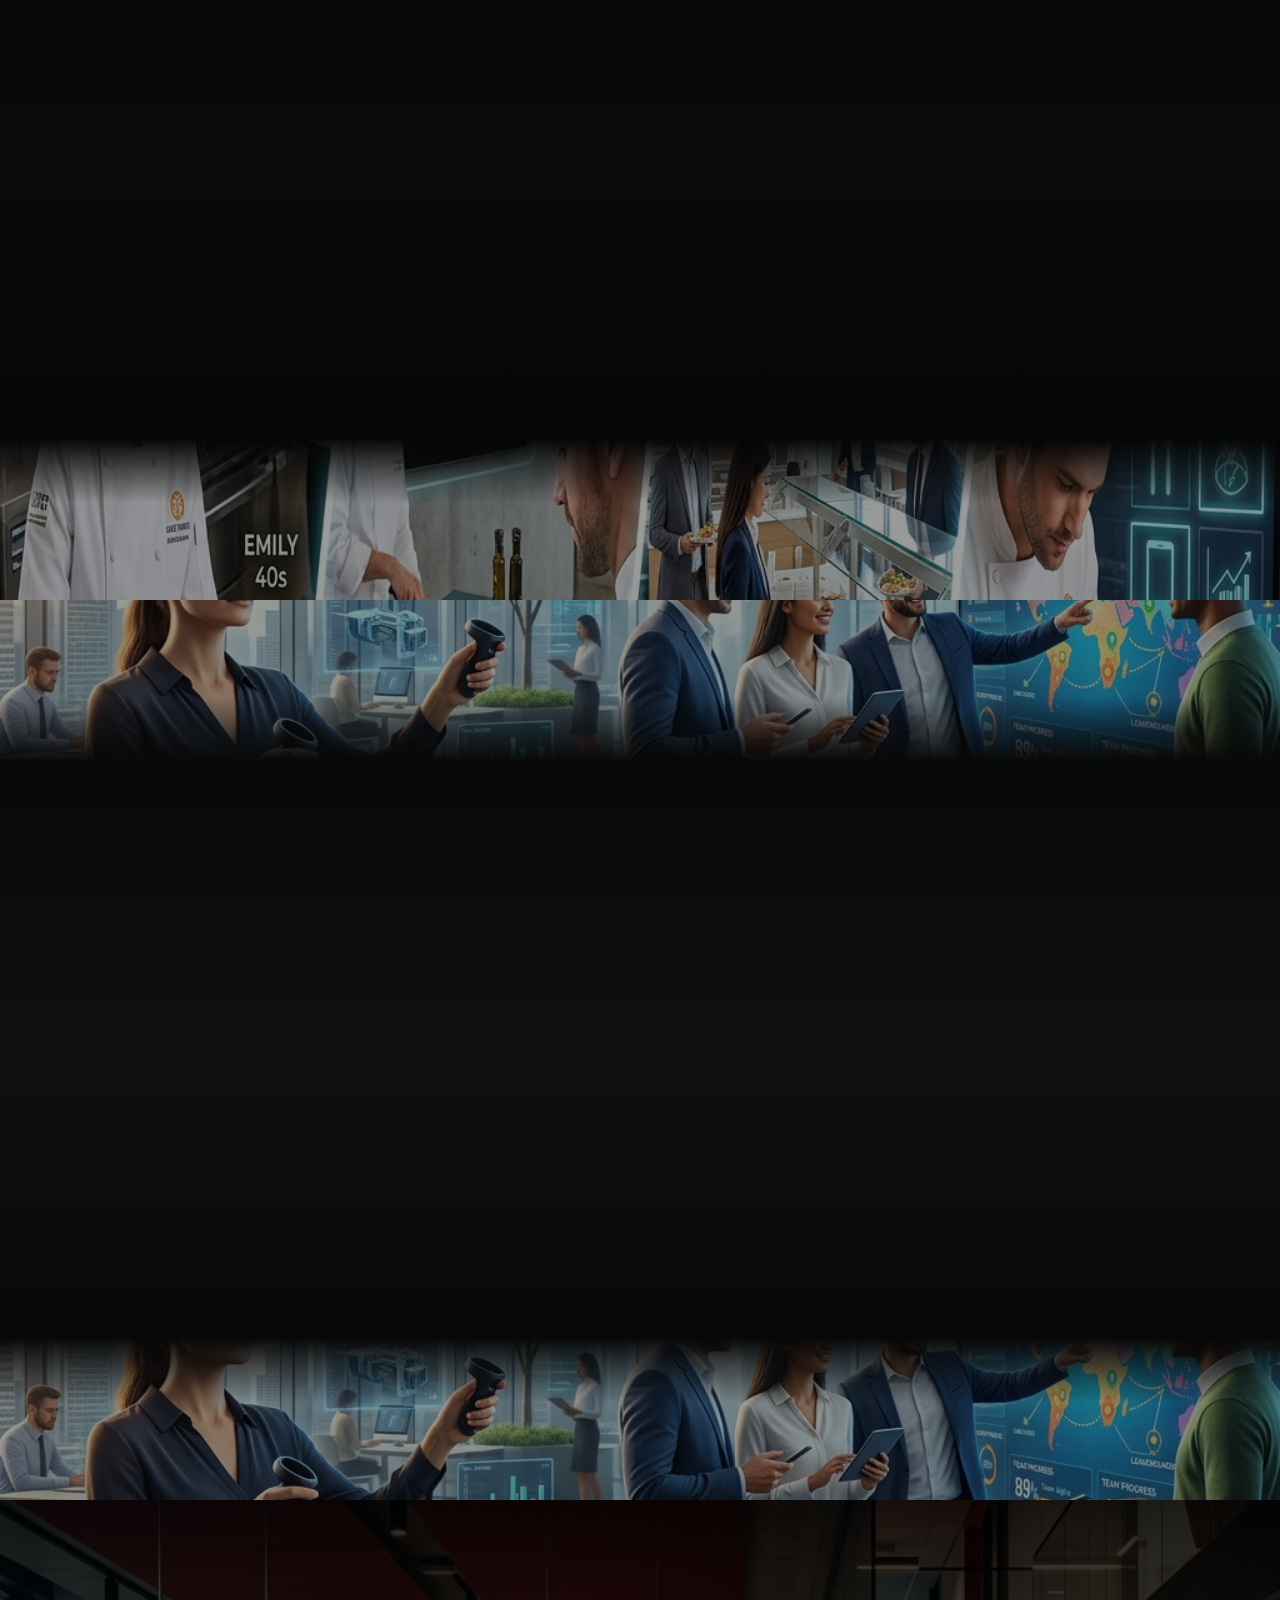
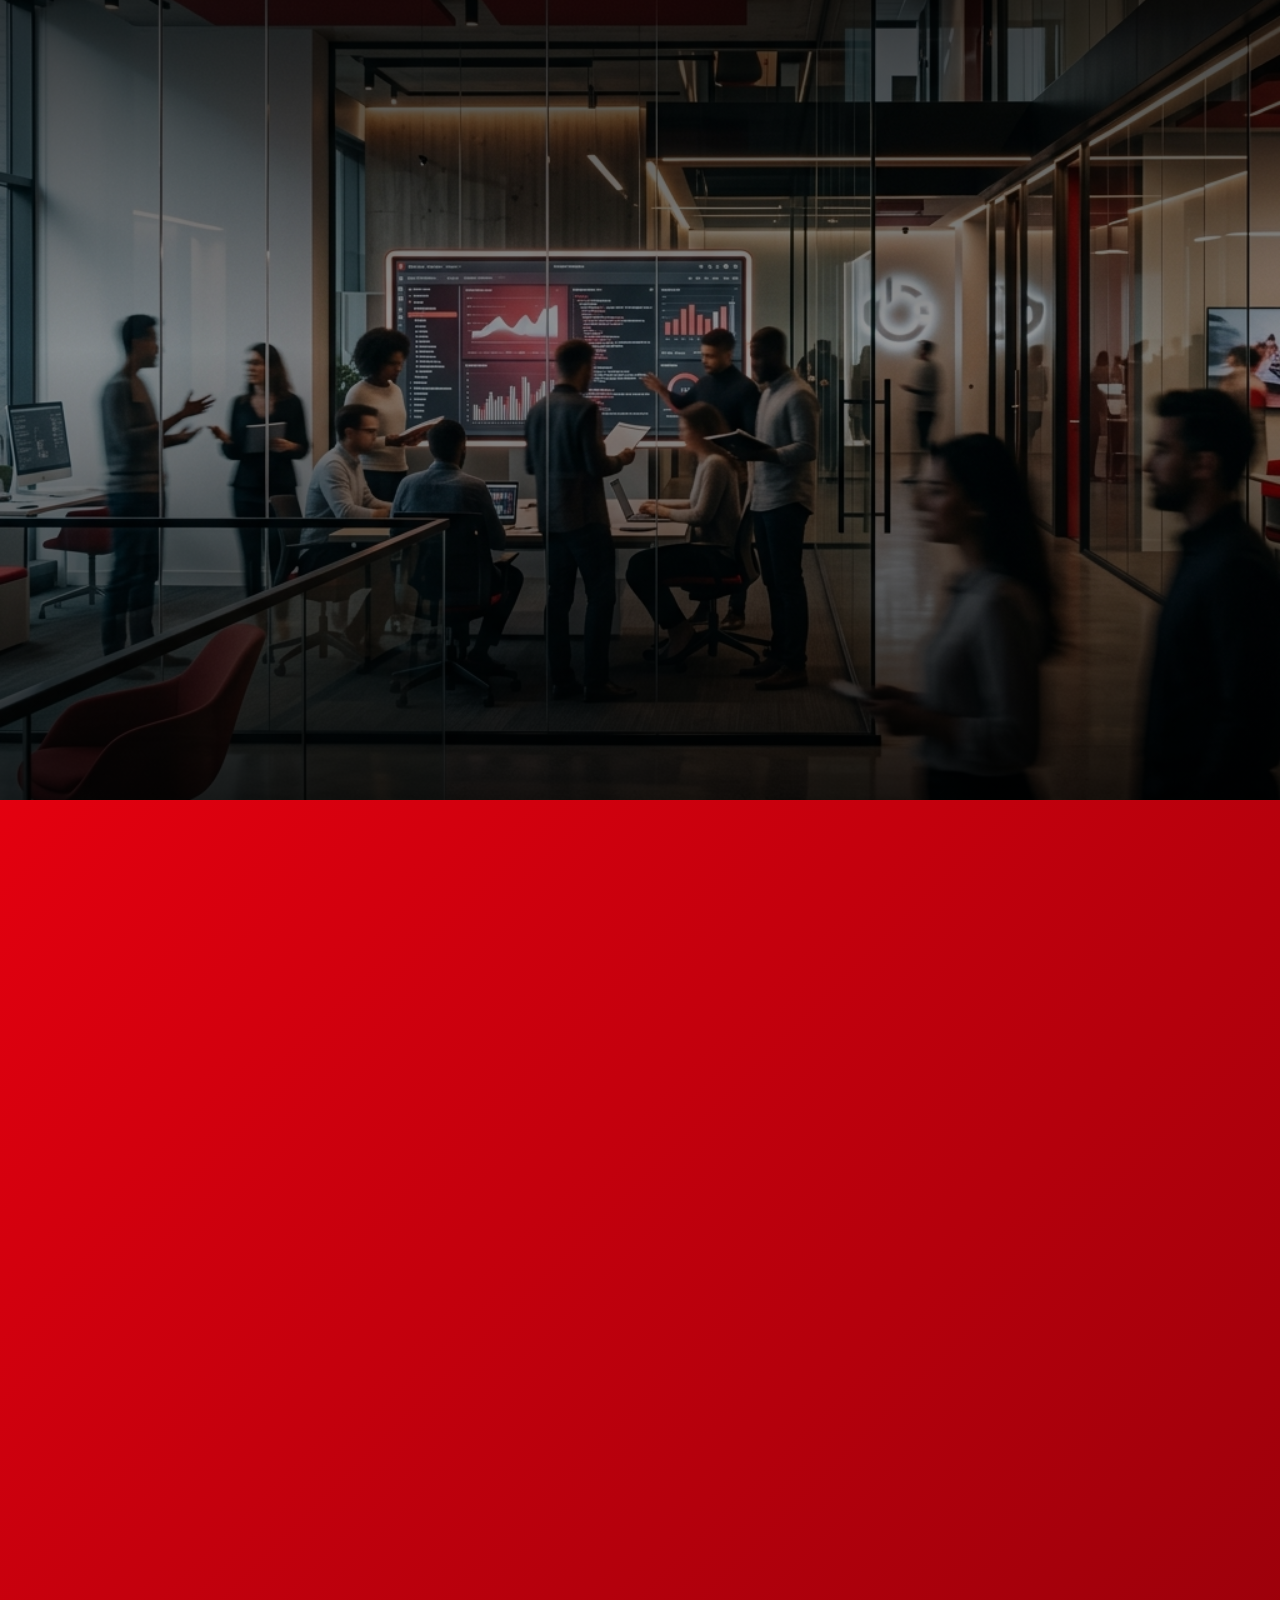
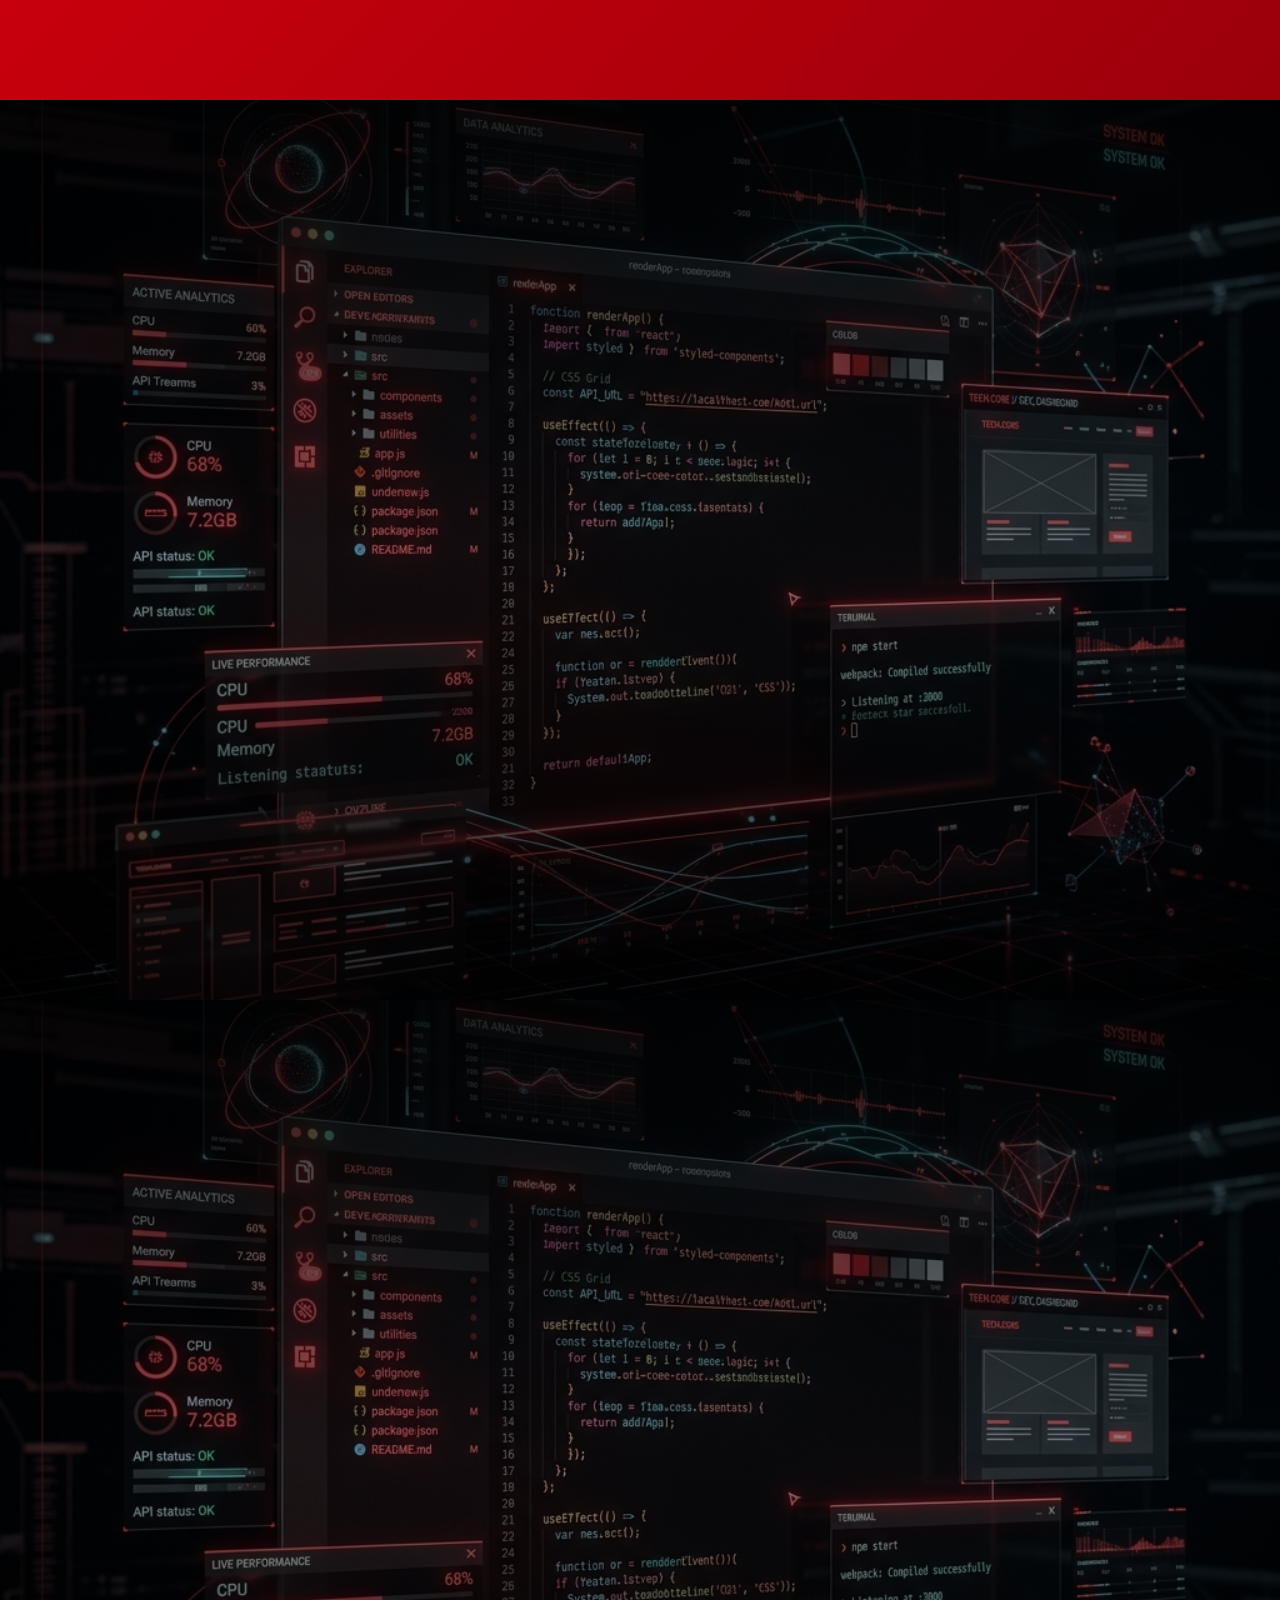
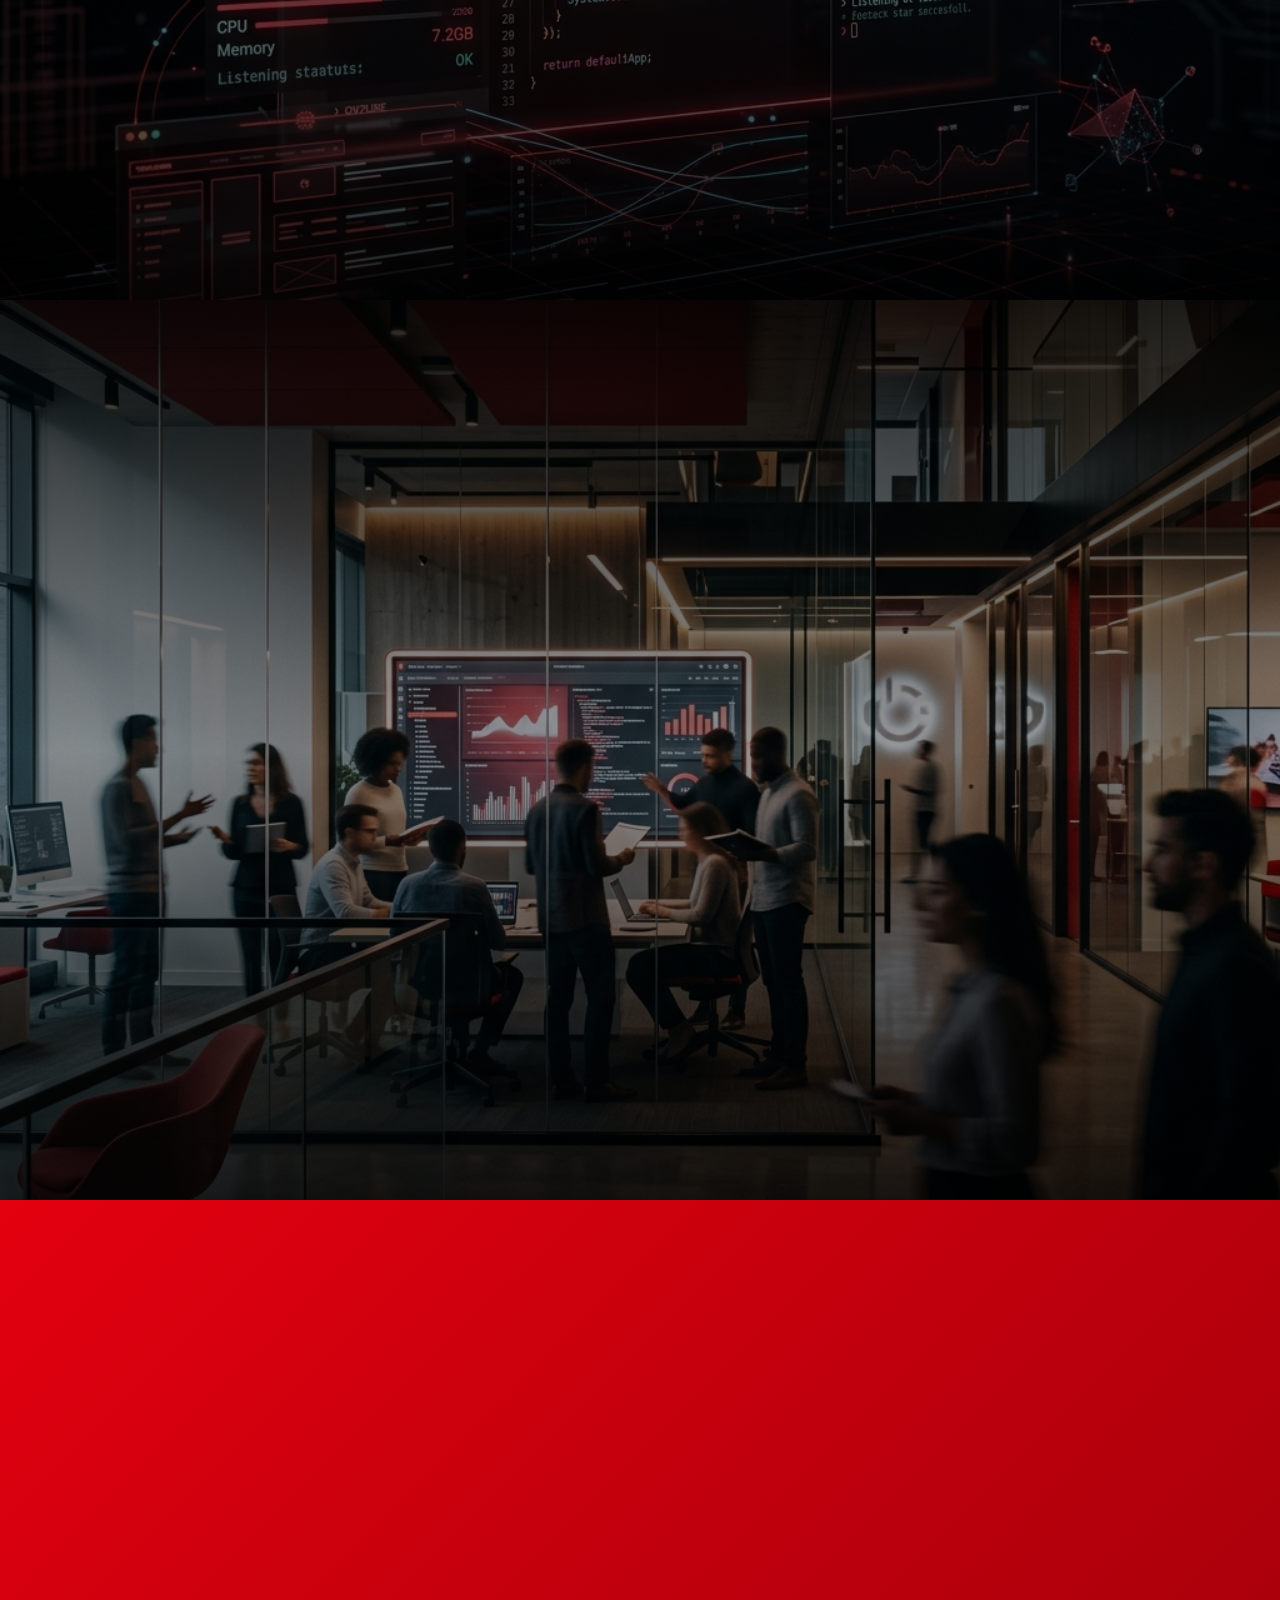
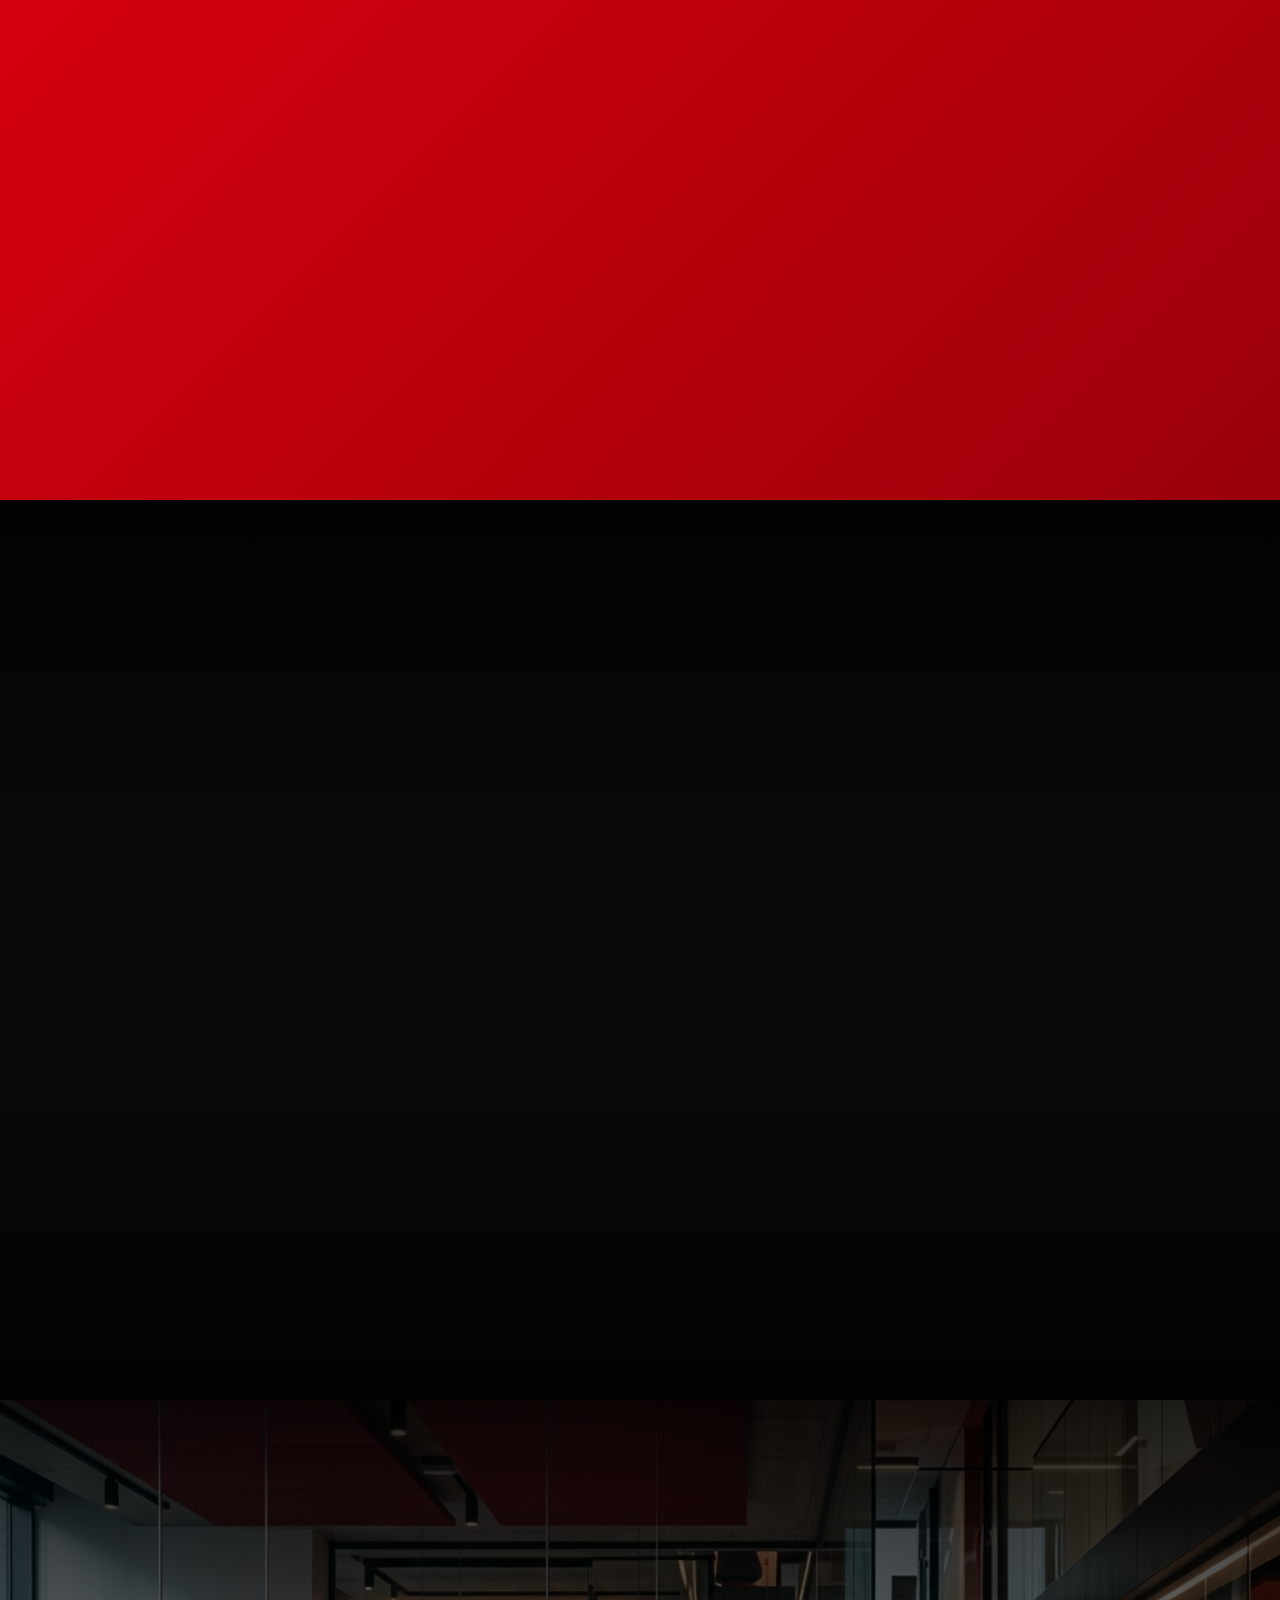
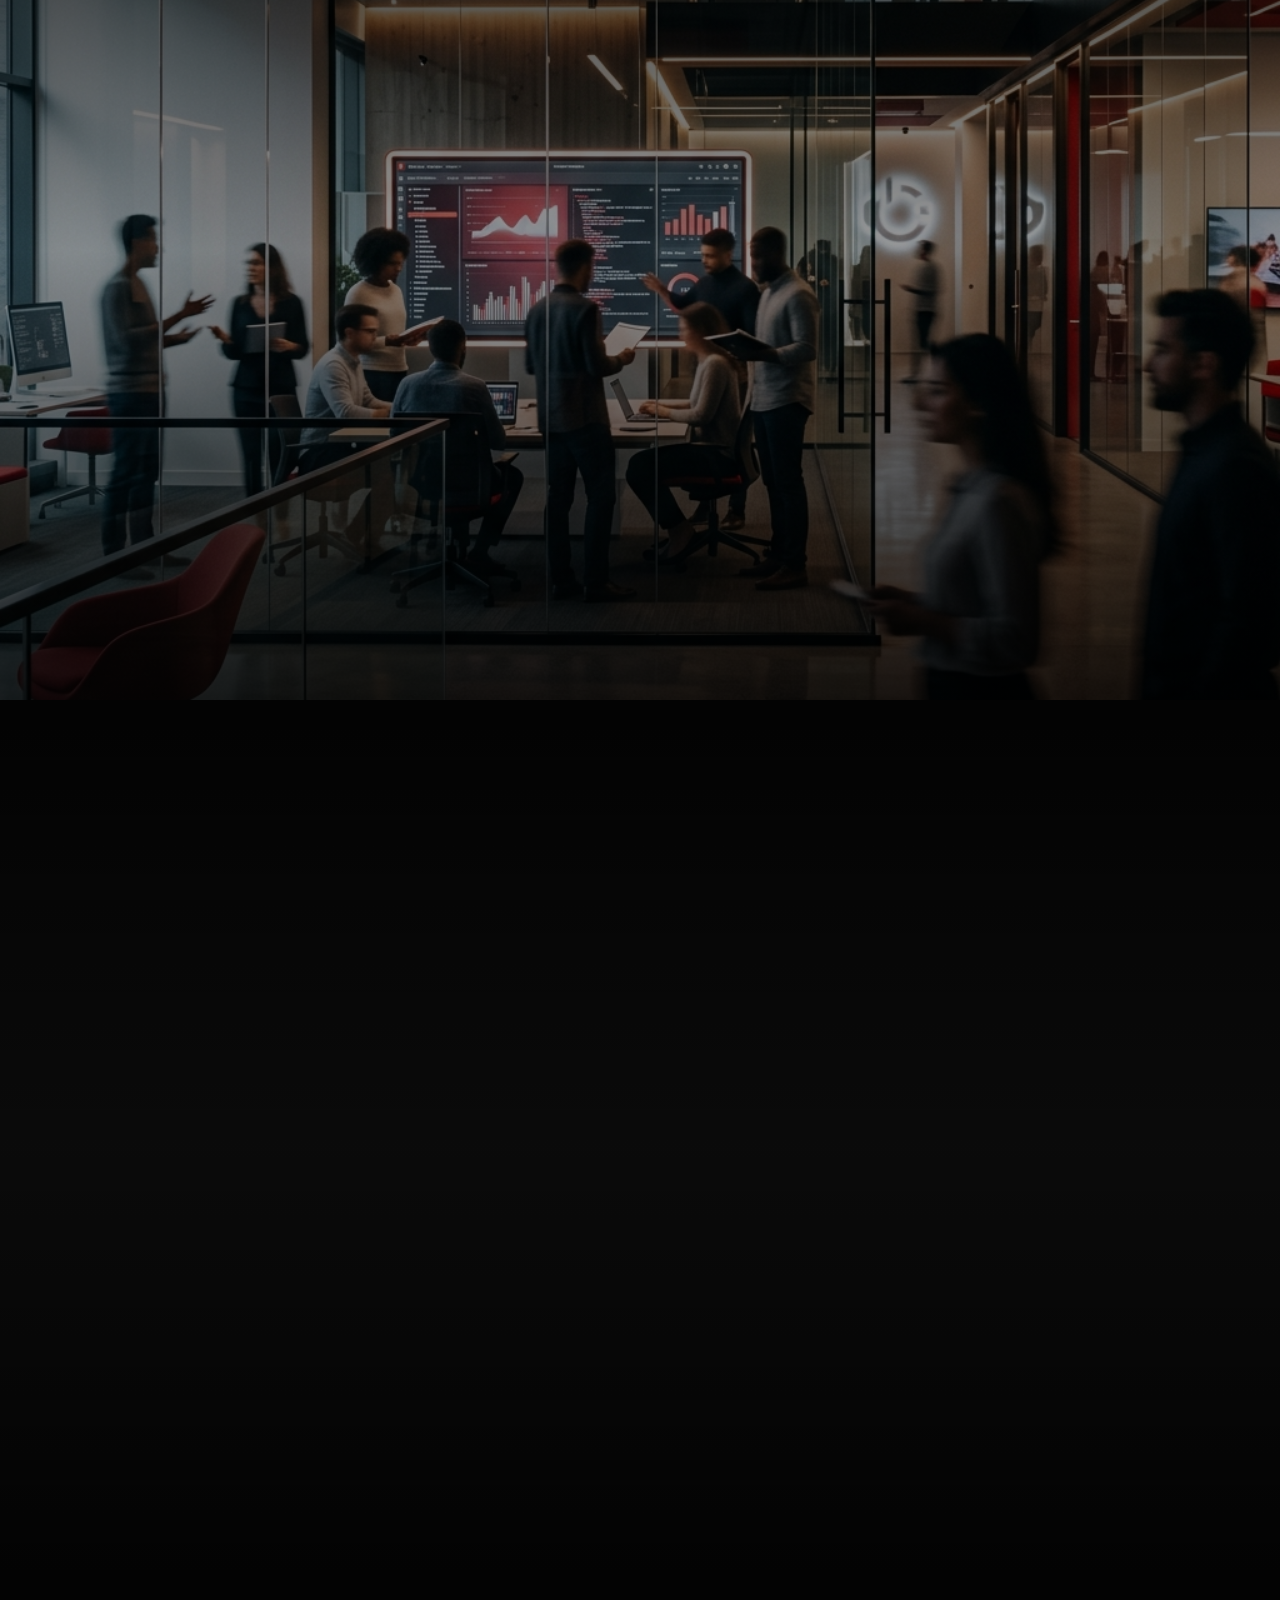
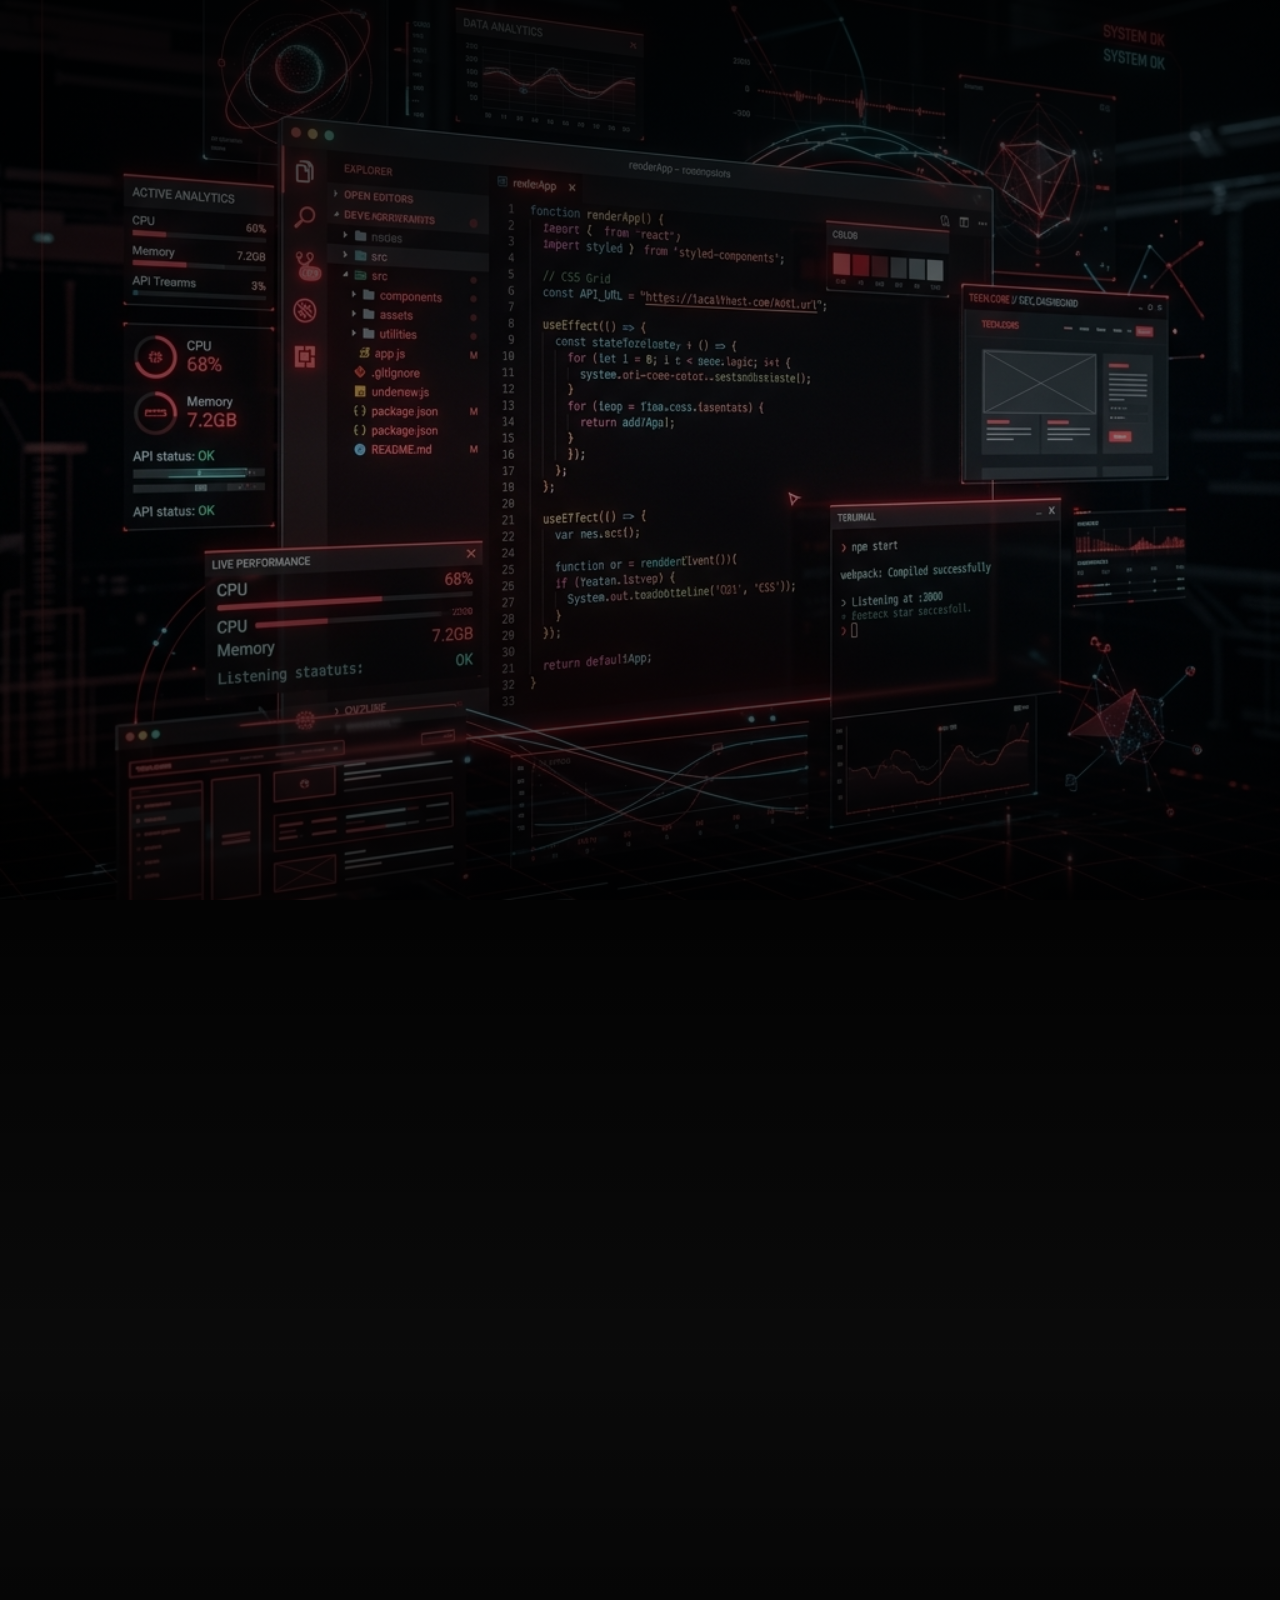
<file: 2-ano.html>
<!DOCTYPE html>
<html lang="pt-BR">
<head>
    <meta charset="UTF-8">
    <meta name="viewport" content="width=device-width, initial-scale=1.0">
    <title>Desafio 2º Ano - SENAI Ourinhos 2026</title>
    <link href="https://fonts.googleapis.com/css2?family=Inter:wght@300;500;800&display=swap" rel="stylesheet">
    <link rel="stylesheet" href="style.css">
</head>
<body>
    <a href="index.html" class="btn-home-float">&#8592; Início</a>

    <img src="assets/senai-logo.png" alt="SENAI" class="logo-top-right">

    <div class="progress-bar-container">
        <div class="progress-bar" id="progress-bar"></div>
    </div>

    <div class="slides-container" id="slides-container">
        <!-- Slide 1: Capa -->
        <div class="slide cover hero-bg">
            <div class="slide-content">
                <h2>Dia da Indústria <span class="highlight">SENAI Ourinhos</span> 2026</h2>
                <p style="font-size: 1.1rem; margin-top: 1rem; color: #fff;">TEMA: Transformação Industrial: Sustentabilidade e Inteligência Artificial na Criação de Soluções</p>
                <p>Kit 2º Ano (Turmas 2ºA e 2ºB)</p>
                <div class="sub-text" style="margin-top: 3rem;">Use as setas do teclado ou role para baixo para iniciar a missão.</div>
            </div>
        </div>

        <!-- Slide 2: O Desafio -->
        <div class="slide poster-bg">
            <div class="slide-content">
                <h2>O Desafio</h2>
                <p>Criar um <strong>protótipo físico ou serviço</strong> que utilize <strong>Inteligência Artificial e Sustentabilidade</strong> para resolver um problema real da indústria.</p>
                <p style="margin-top: 1rem;">O objetivo desta vez é entregar um <strong>MVP (Mínimo Produto Viável)</strong> completo, com frontend e backend integrados.</p>
            </div>
        </div>

        <!-- Slide 3: O Propósito (SAGA OBRIGATÓRIO) -->
        <div class="slide code-bg">
            <div class="slide-content">
                <h2>O Propósito</h2>
                <div class="card" style="border-color: var(--senai-red); background: rgba(227, 0, 15, 0.1);">
                    <p><strong>É OBRIGATÓRIO:</strong> Buscar demandas reais na plataforma <strong>SAGA SENAI GP Inovação</strong>.</p>
                </div>
                <p style="margin-top: 2rem;">Sua solução deve ser baseada em necessidades verdadeiras mapeadas pela plataforma para garantir relevância no mercado industrial.</p>
            </div>
        </div>

        <!-- Slide 4: A Dinâmica da Turma -->
        <div class="slide team-bg">
            <div class="slide-content">
                <h2>A Dinâmica da Turma</h2>
                <p>Para construir a solução, a turma será dividida em dois grupos principais:</p>
                <div class="card-container">
                    <div class="card">
                        <h3>Grupo Alfa</h3>
                        <p>15 a 16 integrantes</p>
                    </div>
                    <div class="card">
                        <h3>Grupo Beta</h3>
                        <p>15 a 16 integrantes</p>
                    </div>
                </div>
                <p class="sub-text" style="margin-top:2rem;">Cada grupo produzirá o seu próprio produto final completo.</p>
            </div>
        </div>

        <!-- Slide 5: SAGA SENAI -->
        <div class="slide bg-dark">
            <div class="slide-content">
                <img src="assets/saga-senai.png" alt="SAGA SENAI" class="full-slide-logo">
            </div>
        </div>

        <!-- Slide 6: Tema Turma A -->
        <div class="slide bg-dark">
            <div class="theme-bar top" style="background-image: url('assets/tema-2a.png')"></div>
            <div class="slide-content">
                <h2 class="turma-label">Tema - Turma 2ºA</h2>
                <h3 class="tema-title">Sesi Alimentação</h3>
                <p class="tema-desc">Sistema para gerenciar e inovar na área de alimentação corporativa.</p>
                <a href="https://plataforma.gpinovacao.senai.br/plataforma/demandas-da-industria/interna/11697" target="_blank" class="external-link">Ver Documentação na Plataforma GP Inovação</a>
            </div>
            <div class="theme-bar bottom" style="background-image: url('assets/tema-2a.png')"></div>
        </div>

        <!-- Slide 7: Tema Turma B -->
        <div class="slide bg-gray">
            <div class="theme-bar top" style="background-image: url('assets/tema-2b.png')"></div>
            <div class="slide-content">
                <h2 class="turma-label">Tema - Turma 2ºB</h2>
                <h3 class="tema-title">Treinamentos Obrigatórios</h3>
                <p class="tema-desc">Plataforma Gamificada para Treinamentos Corporativos Obrigatórios.</p>
                <a href="https://plataforma.gpinovacao.senai.br/plataforma/demandas-da-industria/interna/11990" target="_blank" class="external-link">Ver Documentação na Plataforma GP Inovação</a>
            </div>
            <div class="theme-bar bottom" style="background-image: url('assets/tema-2b.png')"></div>
        </div>

        <!-- Slide 8: Formação dos Times -->
        <div class="slide team-bg">
            <div class="slide-content">
                <h2>Escolha seu Caminho</h2>
                <p>A formação dos grupos ocorrerá através da sua escolha profissional. Existem três categorias neste nível:</p>
                <div class="card-container">
                    <div class="card">
                        <h3>Dev Front-end</h3>
                    </div>
                    <div class="card">
                        <h3>Dev Back-end</h3>
                    </div>
                    <div class="card">
                        <h3>Analista de Marketing</h3>
                    </div>
                </div>
            </div>
        </div>

        <!-- Slide 9: As Vagas e Divisão -->
        <div class="slide bg-red">
            <div class="slide-content">
                <h2>Como as vagas são distribuídas?</h2>
                <p>Teremos aproximadamente <strong>10 alunos</strong> em cada categoria profissional.</p>
                <p style="margin-top: 1rem;">Esses 10 alunos se dividirão em dois subgrupos de 5. <br>Por fim, os professores definirão qual subgrupo vai para o <strong>Alfa</strong> e qual vai para o <strong>Beta</strong>.</p>
            </div>
        </div>

        <!-- Slide 10: Missão Parte 1 -->
        <div class="slide code-bg">
            <div class="slide-content">
                <h2>Missão: <br>Dev Front-end</h2>
                <p>Entregar o <strong>Protótipo de Alta Fidelidade no Figma</strong> e a Interface desenvolvida.</p>
                <div class="card-container">
                    <div class="card">
                        <p>O foco é entregar todas as interações propostas e a navegação, sempre alinhado com o time de Marketing para garantir a identidade visual.</p>
                    </div>
                </div>
            </div>
        </div>

        <!-- Slide 11: Missão Parte 2 -->
        <div class="slide code-bg">
            <div class="slide-content">
                <h2>Missão: <br>Dev Back-end</h2>
                <p>Construir a <strong>API e a Documentação Técnica</strong> do Projeto.</p>
                <div class="card-container">
                    <div class="card">
                        <p>Vocês definirão: Modelagem MER do Banco de Dados, Criação de Endpoints (API) com retornos JSON, Documentação (Insomnia/Postman) e a stack utilizada.</p>
                    </div>
                </div>
            </div>
        </div>

        <!-- Slide 12: Missão Parte 3 -->
        <div class="slide team-bg">
            <div class="slide-content">
                <h2>Missão: <br>Analistas de Marketing</h2>
                <p>Construir o <strong>Plano Go-to-Market e Apresentação visual do Pitch</strong>.</p>
                <div class="card-container">
                    <div class="card">
                        <p>Vocês definirão a identidade visual completa (logotipo, cores, fontes) e criarão as peças para LinkedIn/Instagram para a venda matadora da solução!</p>
                    </div>
                </div>
            </div>
        </div>

        <!-- Slide 13: O Confronto -->
        <div class="slide bg-red">
            <div class="slide-content">
                <h2>O Pitch Inicial</h2>
                <p>Na data de integração, o <strong>Grupo Alfa</strong> e o <strong>Grupo Beta</strong> terão cada um <strong>15 minutos</strong> para apresentar o Pitch do MVP desenvolvido.</p>
            </div>
        </div>

        <!-- Slide 13: A Escolha -->
        <div class="slide bg-dark">
            <div class="slide-content">
                <h2>A Escolha das Melhores Partes</h2>
                <p>Os professores avaliarão as apresentações e selecionarão, por categoria profissional, as entregas que tiveram a melhor performance técnica e de qualidade.</p>
            </div>
        </div>

        <!-- Slide 14: Grupo Dev -->
        <div class="slide team-bg">
            <div class="slide-content">
                <h2>A União: Grupo Dev</h2>
                <p>Após a eleição, os grupos Alfa e Beta se unem para formar o <strong>Grupo Dev</strong> (a turma inteira).</p>
                <p>A missão agora é unificar e consolidar o produto final juntando as melhores partes para construir o <strong>Pitch Unificado</strong> do MVP.</p>
            </div>
        </div>

        <!-- Slide: O Dia da Indústria -->
        <div class="slide bg-dark">
            <div class="slide-content">
                <h2>O Dia da Indústria</h2>
                <p><strong>Grande Pitch: 26/05/2026</strong></p>
                <div class="card" style="background: rgba(255,255,255,0.05); border-left: 5px solid var(--senai-red);">
                    <p>Neste dia, a classe inteira participará da apresentação para as outras turmas do SENAI.</p>
                    <p style="margin-top: 1rem;"><strong>Dinâmica:</strong> Todos participam da escala de apresentação, revezando os integrantes para que todos tenham a oportunidade de apresentar e também de visitar os projetos das outras turmas.</p>
                </div>
            </div>
        </div>

        <!-- Slide: Pilares da Solução -->
        <div class="slide code-bg">
            <div class="slide-content">
                <h2>Foco na Solução</h2>
                <p>Lembrem-se: o cerne do projeto deve estar alinhado com os objetivos globais do evento:</p>
                <div class="card-container" style="margin-top: 2rem;">
                    <div class="card" style="border-color: #00ff88;">
                        <h3 style="color: #00ff88;">Sustentabilidade</h3>
                        <p>Processos limpos, economia circular e impacto ambiental positivo.</p>
                    </div>
                    <div class="card" style="border-color: #00d4ff;">
                        <h3 style="color: #00d4ff;">Inteligência Artificial</h3>
                        <p>Uso estratégico de IA para otimização, predição ou automação inteligente.</p>
                    </div>
                </div>
                <p style="margin-top: 2rem; font-weight: 500;">Estes dois pilares serão os critérios de avaliação com maior peso!</p>
            </div>
        </div>

        <!-- Slide 15: Cronograma do Evento -->
        <div class="slide bg-dark">
            <div class="slide-content">
                <h2>Cronograma do Evento</h2>
                <p style="margin-bottom: 2rem;"><strong>Datas: 26 e 27/05/2026</strong> <br> Atividades práticas: Manhã (8h-11h) e Tarde (14h-17h)</p>
                <div class="timeline-group">
                    <h2 class="timeline-label">2ºA</h2>
                    <div class="timeline">
                        <div class="timeline-item">
                            <div class="timeline-dot">04</div>
                            <div class="timeline-content"><h4>04/05</h4><p>Kickoff e Escopo</p></div>
                        </div>
                        <div class="timeline-item">
                            <div class="timeline-dot">05</div>
                            <div class="timeline-content"><h4>05/05</h4><p>Design, Docs e Prototipação</p></div>
                        </div>
                        <div class="timeline-item">
                            <div class="timeline-dot">11</div>
                            <div class="timeline-content"><h4>11/05</h4><p>Design, Docs e Prototipação</p></div>
                        </div>
                        <div class="timeline-item">
                            <div class="timeline-dot">12</div>
                            <div class="timeline-content"><h4>12/05</h4><p>Pitches, Votação e Integração</p></div>
                        </div>
                        <div class="timeline-item">
                            <div class="timeline-dot">26</div>
                            <div class="timeline-content"><h4>26/05</h4><p>Dia da Indústria - Grande Pitch</p></div>
                        </div>
                    </div>
                </div>

                <div class="timeline-group">
                    <h2 class="timeline-label">2ºB</h2>
                    <div class="timeline">
                        <div class="timeline-item">
                            <div class="timeline-dot">04</div>
                            <div class="timeline-content"><h4>04/05</h4><p>Kickoff e Escopo</p></div>
                        </div>
                        <div class="timeline-item">
                            <div class="timeline-dot">05</div>
                            <div class="timeline-content"><h4>05/05</h4><p>Design, Docs e Prototipação</p></div>
                        </div>
                        <div class="timeline-item">
                            <div class="timeline-dot">11</div>
                            <div class="timeline-content"><h4>11/05</h4><p>Design, Docs e Prototipação</p></div>
                        </div>
                        <div class="timeline-item">
                            <div class="timeline-dot">12</div>
                            <div class="timeline-content"><h4>12/05</h4><p>Pitches, Votação e Integração</p></div>
                        </div>
                        <div class="timeline-item">
                            <div class="timeline-dot">26</div>
                            <div class="timeline-content"><h4>26/05</h4><p>Dia da Indústria - Grande Pitch</p></div>
                        </div>
                    </div>
                </div>
            </div>
        </div>

        <!-- Slide 16: Download -->
        <div class="slide cover bg-dark">
            <div class="slide-content">
                <h2>Pronto para Começar?</h2>
                <p>Baixe agora a especificação completa em PDF para não perder nenhum detalhe.</p>
                <div class="card-container" style="margin-top: 3rem;">
                    <a href="Especificação 2ºAno.pdf" download class="btn btn-red btn-pulse" style="padding: 1.5rem 3rem;">Baixar PDF Especificação</a>
                    <a href="Modelo Documento Back-end.docx" download class="btn btn-dark" style="padding: 1.5rem 3rem;">Baixar Modelo Back-end (.docx)</a>
                </div>
            </div>
        </div>

    </div>

    <!-- Controls -->
    <div class="controls">
        <span class="slide-counter" id="slide-counter">1 / 19</span>
        <button class="btn-nav" id="btn-prev" disabled>&#8592;</button>
        <button class="btn-nav btn-pulse" id="btn-next">&#8594;</button>
    </div>

    <script src="script.js"></script>
</body>
</html>
</file>
<file: style.css>
:root {
    --senai-red: #E3000F;
    --senai-red-dark: #cc000e;
    --senai-white: #FFFFFF;
    --senai-gray-light: #F5F5F5;
    --senai-gray: #666666;
    --senai-black: #111111;
    --font-main: 'Inter', sans-serif;
}

* {
    margin: 0;
    padding: 0;
    box-sizing: border-box;
}

body {
    font-family: var(--font-main);
    background-color: var(--senai-black);
    color: var(--senai-white);
    overflow: hidden; /* Hide scrollbars for fullpage experience */
    line-height: 1.6;
}

/* --- HOME PAGE STYLES --- */
.home-body {
    display: flex;
    justify-content: center;
    align-items: center;
    height: 100vh;
    background-image: url('assets/cartaz.jfif');
    background-size: cover;
    background-position: center;
}

.home-body::before {
    content: '';
    position: absolute;
    top: 0;
    left: 0;
    width: 100%;
    height: 100%;
    background: rgba(0, 0, 0, 0.7);
    z-index: 1;
}

.home-container {
    position: relative;
    z-index: 2;
    text-align: center;
    padding: 3rem;
    background: rgba(0, 0, 0, 0.6);
    border-radius: 20px;
    backdrop-filter: blur(10px);
    border: 1px solid rgba(255, 255, 255, 0.1);
    box-shadow: 0 20px 50px rgba(0,0,0,0.5);
    max-width: 600px;
    width: 90%;
    animation: fadeIn 1s ease-out;
}

/* ... existing styles ... */

.logo-top-right {
    position: fixed;
    top: 2rem;
    right: 2rem;
    z-index: 1000;
    height: 50px;
    width: auto;
}

/* Timeline Group with Label on the Left */
.timeline-group {
    display: flex;
    align-items: center;
    gap: 2rem;
    margin-top: 3rem;
    width: 100%;
}

.timeline-label {
    font-size: 3rem;
    font-weight: 800;
    color: var(--senai-red);
    min-width: 120px;
    text-align: right;
    margin: 0 !important;
}

.timeline-group .timeline {
    flex-grow: 1;
    margin-top: 0;
}

/* Timeline Styles */
.timeline {
    display: flex;
    justify-content: space-between;
    align-items: flex-start;
    width: 100%;
    position: relative;
    padding: 0 2rem;
}

.timeline::before {
    content: '';
    position: absolute;
    top: 25px;
    left: 2rem;
    right: 2rem;
    height: 2px;
    background: rgba(255, 255, 255, 0.2);
    z-index: 0;
}

.timeline-item {
    position: relative;
    z-index: 1;
    display: flex;
    flex-direction: column;
    align-items: center;
    width: 20%;
}

.timeline-dot {
    width: 50px;
    height: 50px;
    background: var(--senai-red);
    border-radius: 50%;
    margin-bottom: 1rem;
    display: flex;
    justify-content: center;
    align-items: center;
    font-weight: 800;
    border: 4px solid var(--senai-black);
    box-shadow: 0 0 15px rgba(227, 0, 15, 0.5);
}

.timeline-content h4 {
    color: var(--senai-red);
    font-size: 1.1rem;
    margin-bottom: 0.5rem;
}

.timeline-content p {
    font-size: 0.9rem !important;
    line-height: 1.3;
}

/* Full Slide Logo */
.full-slide-logo {
    width: 80%;
    height: auto;
    max-height: 80vh;
    object-fit: contain;
}

.logo-senai h1 {
    font-size: 3rem;
    font-weight: 800;
    color: var(--senai-white);
    letter-spacing: 2px;
    margin-bottom: 1rem;
    text-shadow: 0 0 10px rgba(255,255,255,0.2);
}

.home-title {
    font-size: 2rem;
    color: var(--senai-red);
    margin-bottom: 1rem;
}

.home-subtitle {
    color: var(--senai-gray-light);
    margin-bottom: 2.5rem;
    font-size: 1.1rem;
}

.home-buttons {
    display: flex;
    gap: 1.5rem;
    justify-content: center;
    flex-wrap: wrap;
}

.btn {
    display: inline-block;
    padding: 1rem 2rem;
    font-size: 1.1rem;
    font-weight: 500;
    text-decoration: none;
    border-radius: 50px;
    transition: all 0.3s ease;
    cursor: pointer;
    border: none;
    text-transform: uppercase;
    letter-spacing: 1px;
}

.btn-red {
    background-color: var(--senai-red);
    color: var(--senai-white);
    box-shadow: 0 4px 15px rgba(227, 0, 15, 0.4);
}

.btn-red:hover {
    background-color: var(--senai-red-dark);
    transform: translateY(-3px);
    box-shadow: 0 6px 20px rgba(227, 0, 15, 0.6);
}

.btn-dark {
    background-color: transparent;
    color: var(--senai-white);
    border: 2px solid var(--senai-gray);
}

.btn-dark:hover {
    border-color: var(--senai-white);
    transform: translateY(-3px);
    background: rgba(255,255,255,0.1);
}

/* --- PRESENTATION SLIDES STYLES --- */
.slides-container {
    height: 100vh;
    width: 100vw;
    position: relative;
    transition: transform 0.8s cubic-bezier(0.85, 0, 0.15, 1);
}

.slide {
    height: 100vh;
    width: 100vw;
    display: flex;
    flex-direction: column;
    justify-content: center;
    align-items: center;
    padding: 4rem 10%;
    position: relative;
    text-align: center;
    background-size: cover;
    background-position: center;
    background-repeat: no-repeat;
}

/* Gradient Overlay for Readability */
.slide::before {
    content: '';
    position: absolute;
    top: 0;
    left: 0;
    width: 100%;
    height: 100%;
    background: linear-gradient(180deg, rgba(0,0,0,0.85) 0%, rgba(0,0,0,0.4) 50%, rgba(0,0,0,0.85) 100%);
    z-index: 1;
}

.slide-content {
    max-width: 1000px;
    width: 100%;
    opacity: 0;
    transform: translateY(30px);
    transition: all 0.5s cubic-bezier(0.2, 1, 0.3, 1);
    z-index: 2;
}

.slide.active .slide-content {
    opacity: 1;
    transform: translateY(0) scale(1);
}

/* Slide Typographies */
.slide h2 {
    font-size: 4rem;
    font-weight: 800;
    margin-bottom: 1.5rem;
    color: var(--senai-white);
    text-transform: uppercase;
    line-height: 1.1;
    text-shadow: 0 10px 20px rgba(0,0,0,0.5);
}

.slide.cover h2 {
    font-size: 5.5rem;
}

.slide.cover .highlight {
    color: var(--senai-red);
    display: block;
    font-size: 0.8em;
}

.slide p {
    font-size: 1.6rem;
    color: var(--senai-white);
    margin-bottom: 2rem;
    font-weight: 300;
    text-shadow: 0 2px 4px rgba(0,0,0,0.5);
}

.slide .sub-text {
    font-size: 1.2rem;
    color: var(--senai-gray-light);
    margin-top: 1rem;
    opacity: 0.8;
}

/* Specific background styles */
.slide.hero-bg { background-image: url('assets/bg-hero.png'); }
.slide.team-bg { background-image: url('assets/bg-team.png'); }
.slide.code-bg { background-image: url('assets/bg-code.png'); }
.slide.poster-bg { background-image: url('assets/cartaz.jfif'); }

/* Red version override for contrast */
.slide.bg-red::before {
    background: linear-gradient(135deg, rgba(227,0,15,0.95) 0%, rgba(150,0,10,0.95) 100%);
}

.card-container {
    display: flex;
    gap: 2rem;
    justify-content: center;
    margin-top: 2rem;
    flex-wrap: wrap;
}

.card {
    background: rgba(255, 255, 255, 0.08);
    backdrop-filter: blur(12px);
    -webkit-backdrop-filter: blur(12px); /* Safari support */
    border: 1px solid rgba(255, 255, 255, 0.15);
    padding: 2.5rem 2rem;
    border-radius: 20px;
    flex: 1;
    min-width: 280px;
    transition: all 0.4s cubic-bezier(0.175, 0.885, 0.32, 1.275);
    box-shadow: 0 15px 35px rgba(0,0,0,0.2);
}

.card:hover {
    transform: translateY(-15px) scale(1.02);
    border-color: var(--senai-white);
    background: rgba(255, 255, 255, 0.15);
    box-shadow: 0 25px 50px rgba(255, 255, 255, 0.1);
}

.card h3 {
    font-size: 1.6rem;
    color: var(--senai-white); /* Changed from red to white as requested */
    margin-bottom: 1.2rem;
    font-weight: 700;
}

.card p {
    font-size: 1.1rem;
    color: rgba(255, 255, 255, 0.9);
    margin-bottom: 0;
    line-height: 1.5;
}

/* Logos placement */
.slide-logos {
    display: flex;
    justify-content: center;
    align-items: center;
    gap: 3rem;
    margin-bottom: 2rem;
    opacity: 1;
}

.logo-img {
    height: 40px; /* Adjust based on logo proportions */
    width: auto;
    object-fit: contain;
    filter: brightness(0) invert(1); /* Ensure they appear white if needed, or remove if original colors are desired */
}

.logo-dia-tag { 
    font-weight: 800;
    font-size: 1rem;
    letter-spacing: 2px;
    padding: 0.5rem 1rem;
    border: 1px solid rgba(255,255,255,0.3);
    border-radius: 4px;
    color: #fff;
}


/* Theme Slide Decorative Bars */
.theme-bar {
    position: absolute;
    left: 0;
    width: 100%;
    height: 18vh;
    background-size: cover;
    background-position: center;
    z-index: 5;
    pointer-events: none;
    opacity: 0.6;
    transition: opacity 0.5s ease;
}

.slide.active .theme-bar {
    opacity: 0.9;
}

.theme-bar.top {
    top: 0;
    mask-image: linear-gradient(to bottom, black 60%, transparent 100%);
    -webkit-mask-image: linear-gradient(to bottom, black 60%, transparent 100%);
}

.theme-bar.bottom {
    bottom: 0;
    mask-image: linear-gradient(to top, black 60%, transparent 100%);
    -webkit-mask-image: linear-gradient(to top, black 60%, transparent 100%);
}

/* Specific backgrounds for theme slides are handled via inline styles for flexibility */

.turma-label {
    font-size: 1rem !important;
    text-transform: uppercase;
    letter-spacing: 2px;
    opacity: 0.8;
    margin-bottom: 0.5rem;
    font-weight: 300;
}

.tema-title {
    font-size: 3.5rem !important;
    font-weight: 800;
    color: var(--senai-red);
    margin-bottom: 1.5rem;
    line-height: 1.1;
}

.tema-desc {
    font-size: 1.6rem !important;
    max-width: 800px;
    margin: 0 auto 2rem auto;
    font-weight: 300;
    line-height: 1.4;
}

.external-link {
    display: inline-block;
    margin-top: 1.5rem;
    color: var(--senai-red);
    text-decoration: none;
    font-weight: 500;
    border-bottom: 1px solid var(--senai-red);
    padding-bottom: 2px;
    transition: color 0.3s ease;
}

.external-link:hover {
    color: var(--senai-white);
    border-color: var(--senai-white);
}

/* Background Variations for Slides */
.bg-dark { background-color: var(--senai-black); }
.bg-gray { background-color: #1a1a1a; }
.bg-red { 
    background-color: var(--senai-red); 
    color: var(--senai-white);
}
.bg-red h2, .bg-red p, .bg-red .sub-text {
    color: var(--senai-white);
}
.bg-red .btn-dark {
    border-color: var(--senai-white);
}

/* Navigation Controls */
.controls {
    position: fixed;
    bottom: 2rem;
    right: 2rem;
    z-index: 100;
    display: flex;
    align-items: center;
    gap: 1.5rem;
}

.slide-counter {
    font-size: 1.2rem;
    font-weight: 500;
    color: var(--senai-gray);
    letter-spacing: 2px;
}

.btn-nav {
    background: var(--senai-red);
    color: var(--senai-white);
    border: none;
    width: 60px;
    height: 60px;
    border-radius: 50%;
    cursor: pointer;
    display: flex;
    justify-content: center;
    align-items: center;
    font-size: 1.5rem;
    box-shadow: 0 4px 15px rgba(227, 0, 15, 0.4);
    transition: all 0.3s ease;
}

.btn-nav:hover {
    transform: scale(1.1);
    background: var(--senai-red-dark);
}

.btn-nav:disabled {
    background: var(--senai-gray);
    cursor: not-allowed;
    transform: none;
    box-shadow: none;
    opacity: 0.5;
}

/* Home button floating */
.btn-home-float {
    position: fixed;
    top: 2rem;
    left: 2rem;
    z-index: 100;
    background: rgba(255,255,255,0.1);
    color: var(--senai-white);
    border: 1px solid rgba(255,255,255,0.2);
    padding: 0.8rem 1.5rem;
    border-radius: 30px;
    text-decoration: none;
    font-size: 0.9rem;
    text-transform: uppercase;
    letter-spacing: 1px;
    transition: all 0.3s;
    backdrop-filter: blur(5px);
}

.btn-home-float:hover {
    background: rgba(255,255,255,0.2);
    border-color: var(--senai-white);
}

/* Progress Bar */
.progress-bar-container {
    position: fixed;
    top: 0;
    left: 0;
    width: 100%;
    height: 4px;
    background: rgba(255,255,255,0.1);
    z-index: 1000;
}

.progress-bar {
    height: 100%;
    background: var(--senai-red);
    width: 0%;
    transition: width 0.4s ease;
}

/* Animations */
@keyframes fadeIn {
    from { opacity: 0; transform: translateY(20px); }
    to { opacity: 1; transform: translateY(0); }
}

@keyframes pulse {
    0% { box-shadow: 0 0 0 0 rgba(227, 0, 15, 0.7); }
    70% { box-shadow: 0 0 0 15px rgba(227, 0, 15, 0); }
    100% { box-shadow: 0 0 0 0 rgba(227, 0, 15, 0); }
}

.btn-pulse {
    animation: pulse 2s infinite;
}

/* Responsive */
@media (max-width: 768px) {
    .slide h2 { font-size: 2.2rem; }
    .slide.cover h2 { font-size: 2.8rem; }
    .slide p { font-size: 1.1rem; }
    .card-container { flex-direction: column; }
    .controls { bottom: 1rem; right: 1rem; }
    .btn-nav { width: 50px; height: 50px; font-size: 1.2rem; }
    .slide-counter { font-size: 1rem; }
}
</file>
